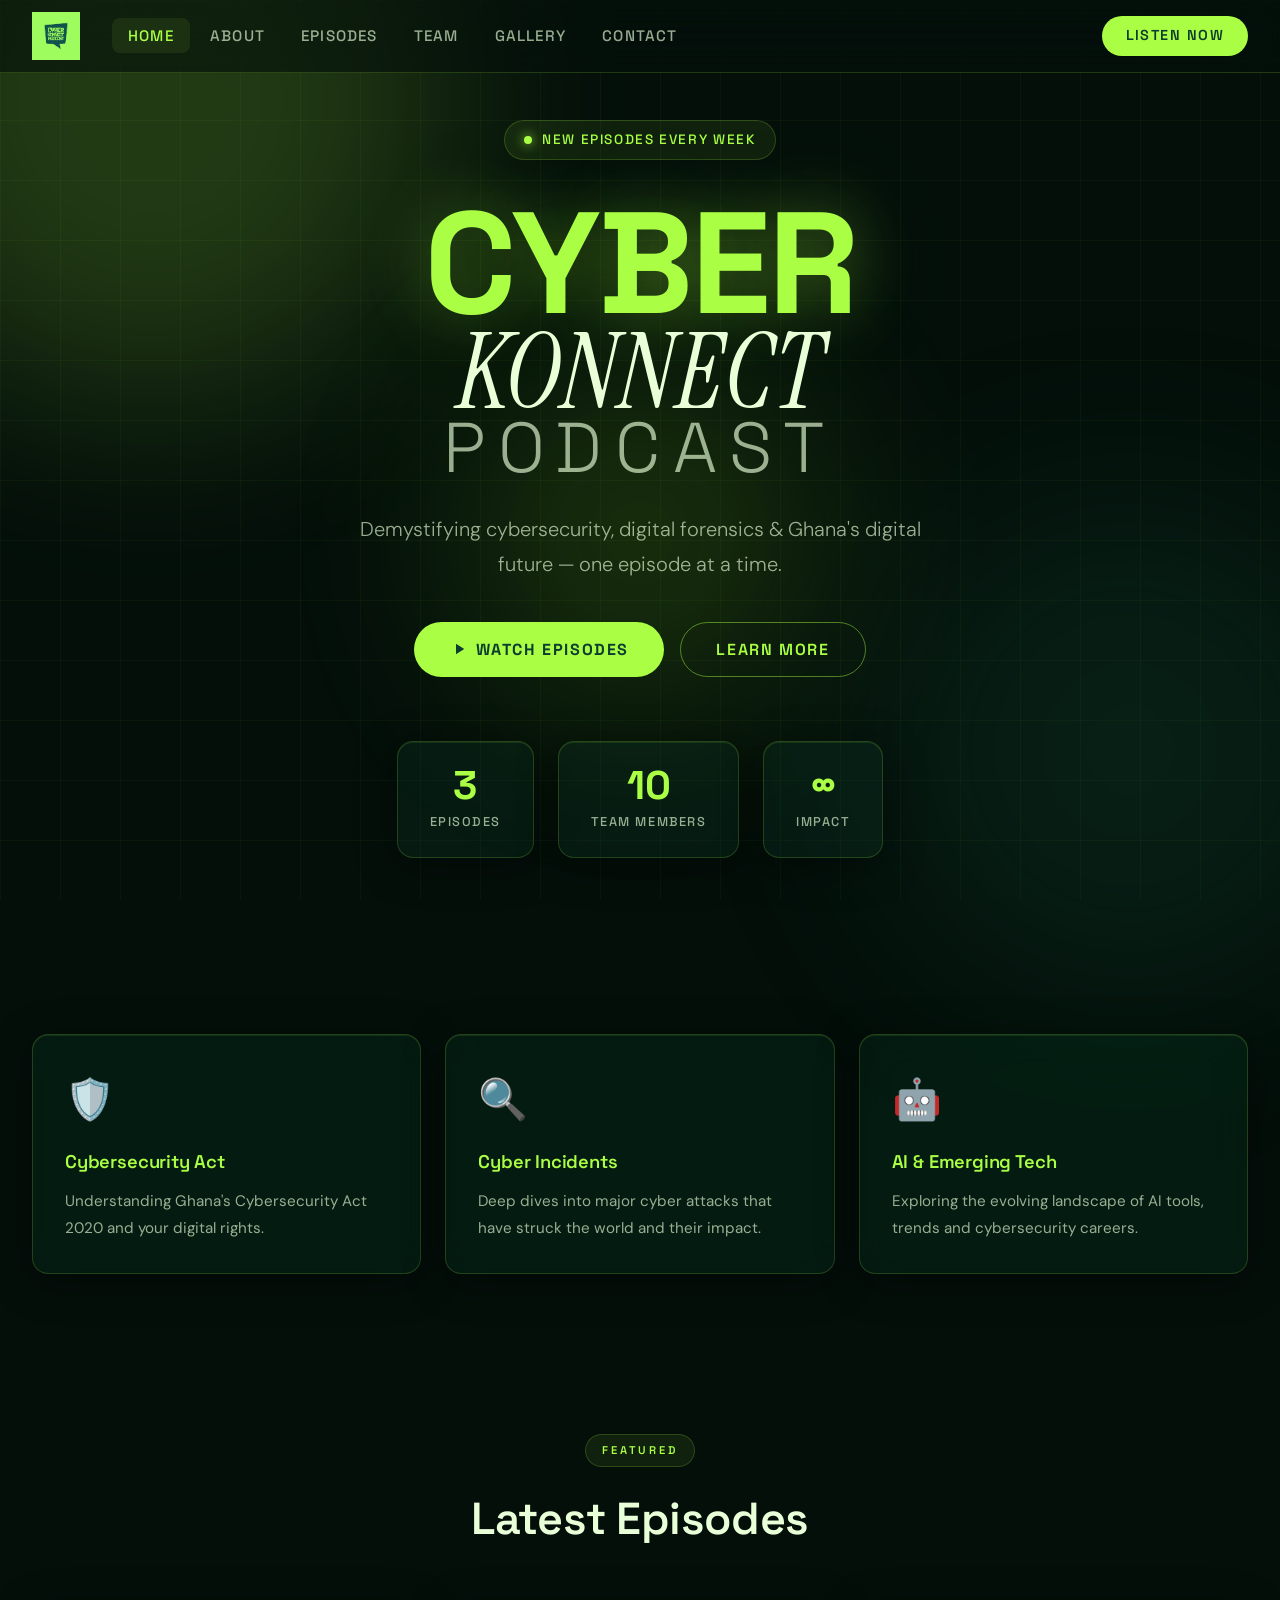
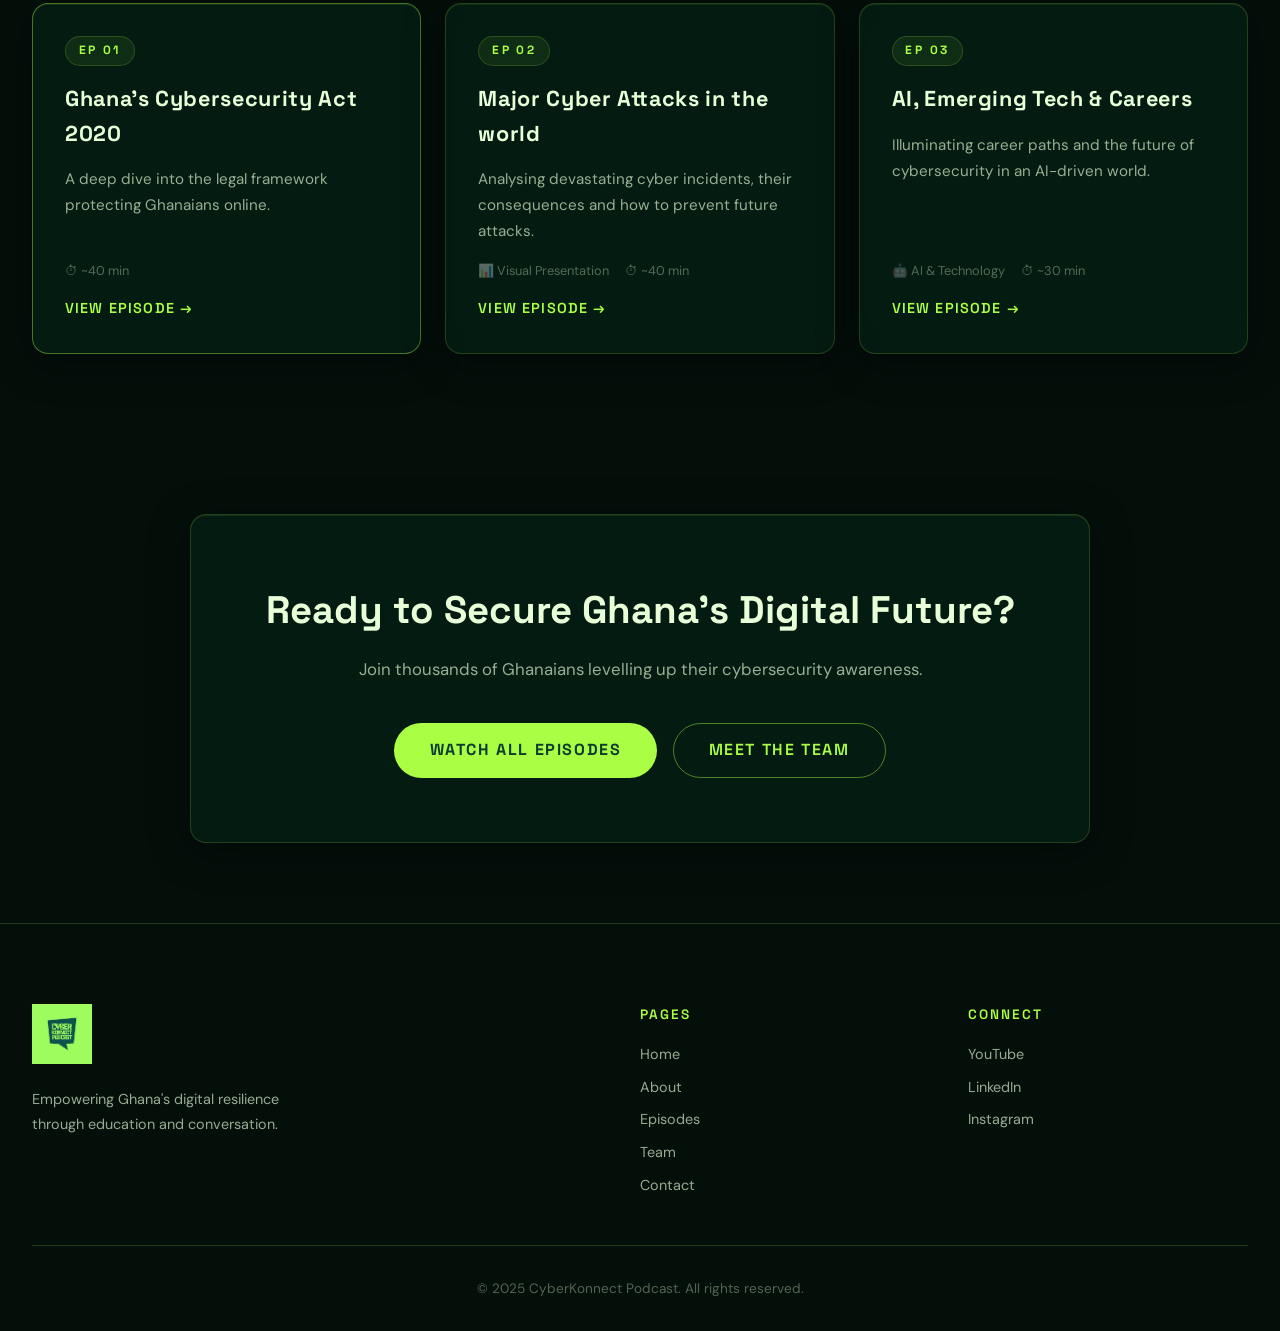
<file: index.html>
<!DOCTYPE html>
<html lang="en">
<head>
  <meta charset="UTF-8" />
  <meta name="viewport" content="width=device-width, initial-scale=1.0"/>
  <title>CyberKonnect Podcast</title>
  <link rel="stylesheet" href="styles.css"/>
  
</head>
<body>
  <!-- Animated Background -->
  <div class="bg-grid"></div>
  <div class="bg-orbs">
    <div class="orb orb-1"></div>
    <div class="orb orb-2"></div>
    <div class="orb orb-3"></div>
  </div>

  <!-- Nav -->
  <nav class="glass-nav">
    <div class="nav-inner">
      <a href="index.html" class="nav-logo">
        <img src="logo.webp" alt="CyberKonnect Logo" class="logo-img"/>
      </a>
      <ul class="nav-links">
        <li><a href="index.html" class="nav-link active">Home</a></li>
        <li><a href="about.html" class="nav-link">About</a></li>
        <li><a href="episodes.html" class="nav-link">Episodes</a></li>
        <li><a href="team.html" class="nav-link">Team</a></li>
        <li><a href="gallery.html" class="nav-link">Gallery</a></li>
        <li><a href="contact.html" class="nav-link">Contact</a></li>
      </ul>
      <a href="episodes.html" class="nav-cta">Listen Now</a>
      <button class="hamburger" id="hamburger">
        <span></span><span></span><span></span>
      </button>
    </div>
  </nav>

  <!-- Mobile Menu -->
  <div class="mobile-menu" id="mobileMenu">
    <a href="index.html" class="mob-link active">Home</a>
    <a href="about.html" class="mob-link">About</a>
    <a href="episodes.html" class="mob-link">Episodes</a>
    <a href="team.html" class="mob-link">Team</a>
    <a href="gallery.html" class="mob-link">Gallery</a>
    <a href="contact.html" class="mob-link">Contact</a>
  </div>

  <!-- Hero -->
  <section class="hero">
    <div class="hero-badge">
      <span class="pulse-dot"></span>
      New Episodes Every Week
    </div>
    <h1 class="hero-title">
      <span class="line-1">CYBER</span>
      <span class="line-2">KONNECT</span>
      <span class="line-3">PODCAST</span>
    </h1>
    <p class="hero-sub">
      Demystifying cybersecurity, digital forensics &amp; Ghana's digital future —
      one episode at a time.
    </p>
    <div class="hero-actions">
      <a href="episodes.html" class="btn-primary">
        <svg width="18" height="18" viewBox="0 0 24 24" fill="currentColor"><path d="M8 5v14l11-7z"/></svg>
        Watch Episodes
      </a>
      <a href="about.html" class="btn-ghost">Learn More</a>
    </div>
    <div class="hero-stats">
      <div class="stat-card glass-card">
        <span class="stat-num">3</span>
        <span class="stat-label">Episodes</span>
      </div>
      <div class="stat-card glass-card">
        <span class="stat-num">10</span>
        <span class="stat-label">Team Members</span>
      </div>
      <div class="stat-card glass-card">
        <span class="stat-num">∞</span>
        <span class="stat-label">Impact</span>
      </div>
    </div>
  </section>

  <!-- Features Strip -->
  <section class="features-strip">
    <div class="container">
      <div class="features-grid">
        <div class="feature-card glass-card">
          <div class="feat-icon">🛡️</div>
          <h3>Cybersecurity Act</h3>
          <p>Understanding Ghana's Cybersecurity Act 2020 and your digital rights.</p>
        </div>
        <div class="feature-card glass-card">
          <div class="feat-icon">🔍</div>
          <h3>Cyber Incidents</h3>
          <p>Deep dives into major cyber attacks that have struck the world and their impact.</p>
        </div>
        <div class="feature-card glass-card">
          <div class="feat-icon">🤖</div>
          <h3>AI & Emerging Tech</h3>
          <p>Exploring the evolving landscape of AI tools, trends and cybersecurity careers.</p>
        </div>
        
      </div>
    </div>
  </section>

  <!-- Latest Episode Preview -->
  <section class="latest-section">
    <div class="container">
      <div class="section-header">
        <span class="section-tag">Featured</span>
        <h2 class="section-title">Latest Episodes</h2>
      </div>
      <div class="episodes-preview">
        <div class="ep-card glass-card featured">
          <div class="ep-num">EP 01</div>
          <h3>Ghana's Cybersecurity Act 2020</h3>
          <p>A deep dive into the legal framework protecting Ghanaians online.</p>
          <div class="ep-meta">
        
            <span>⏱ ~40 min</span>
          </div>
          <a href="episodes.html" class="ep-btn">View Episode →</a>
        </div>
        <div class="ep-card glass-card">
          <div class="ep-num">EP 02</div>
          <h3>Major Cyber Attacks in the world</h3>
          <p>Analysing devastating cyber incidents, their consequences and how to prevent future attacks.</p>
          <div class="ep-meta">
            <span>📊 Visual Presentation</span>
            <span>⏱ ~40 min</span>
          </div>
          <a href="episodes.html" class="ep-btn">View Episode →</a>
        </div>
        <div class="ep-card glass-card">
          <div class="ep-num">EP 03</div>
          <h3>AI, Emerging Tech & Careers</h3>
          <p>Illuminating career paths and the future of cybersecurity in an AI-driven world.</p>
          <div class="ep-meta">
            <span>🤖 AI & Technology</span>
            <span>⏱ ~30 min</span>
          </div>
          <a href="episodes.html" class="ep-btn">View Episode →</a>
        </div>
      </div>
    </div>
  </section>

  <!-- CTA Banner -->
  <section class="cta-banner">
    <div class="cta-glass glass-card">
      <h2>Ready to Secure Ghana's Digital Future?</h2>
      <p>Join thousands of Ghanaians levelling up their cybersecurity awareness.</p>
      <div class="cta-btns">
        <a href="episodes.html" class="btn-primary">Watch All Episodes</a>
        <a href="team.html" class="btn-ghost">Meet The Team</a>
      </div>
    </div>
  </section>

  <!-- Footer -->
  <footer class="footer">
    <div class="container">
      <div class="footer-inner">
        <div class="footer-brand">
          <img src="logo.webp" alt="Logo" class="footer-logo"/>
          <p>Empowering Ghana's digital resilience through education and conversation.</p>
        </div>
        <div class="footer-links">
          <h4>Pages</h4>
          <a href="index.html">Home</a>
          <a href="about.html">About</a>
          <a href="episodes.html">Episodes</a>
          <a href="team.html">Team</a>
          <a href="contact.html">Contact</a>
        </div>
        <div class="footer-socials">
          <h4>Connect</h4>
          <a href="#">YouTube</a>
          <a href="#">LinkedIn</a>
          <a href="#">Instagram</a>
        </div>
      </div>
      <div class="footer-bottom">
        <p>© 2025 CyberKonnect Podcast. All rights reserved.</p>
      </div>
    </div>
  </footer>

  <script src="main.js"></script>
</body>
</html>
</file>
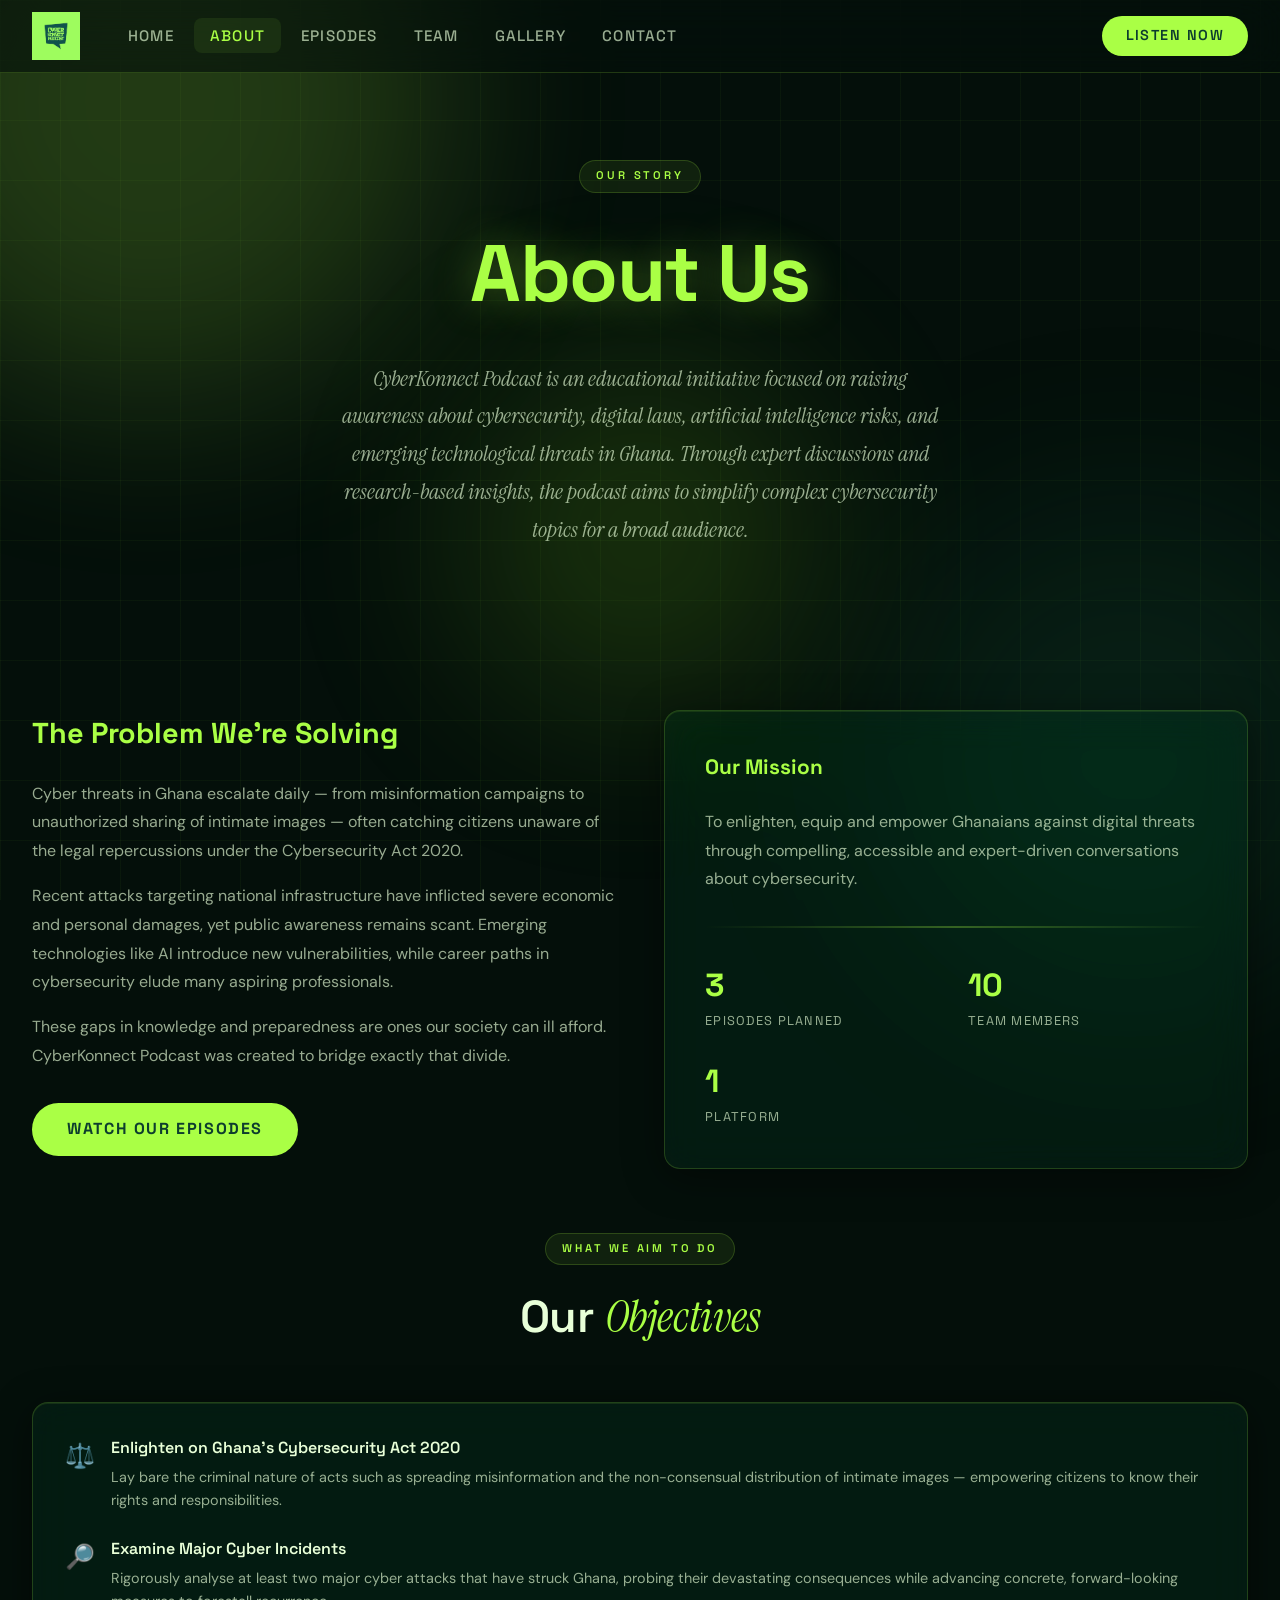
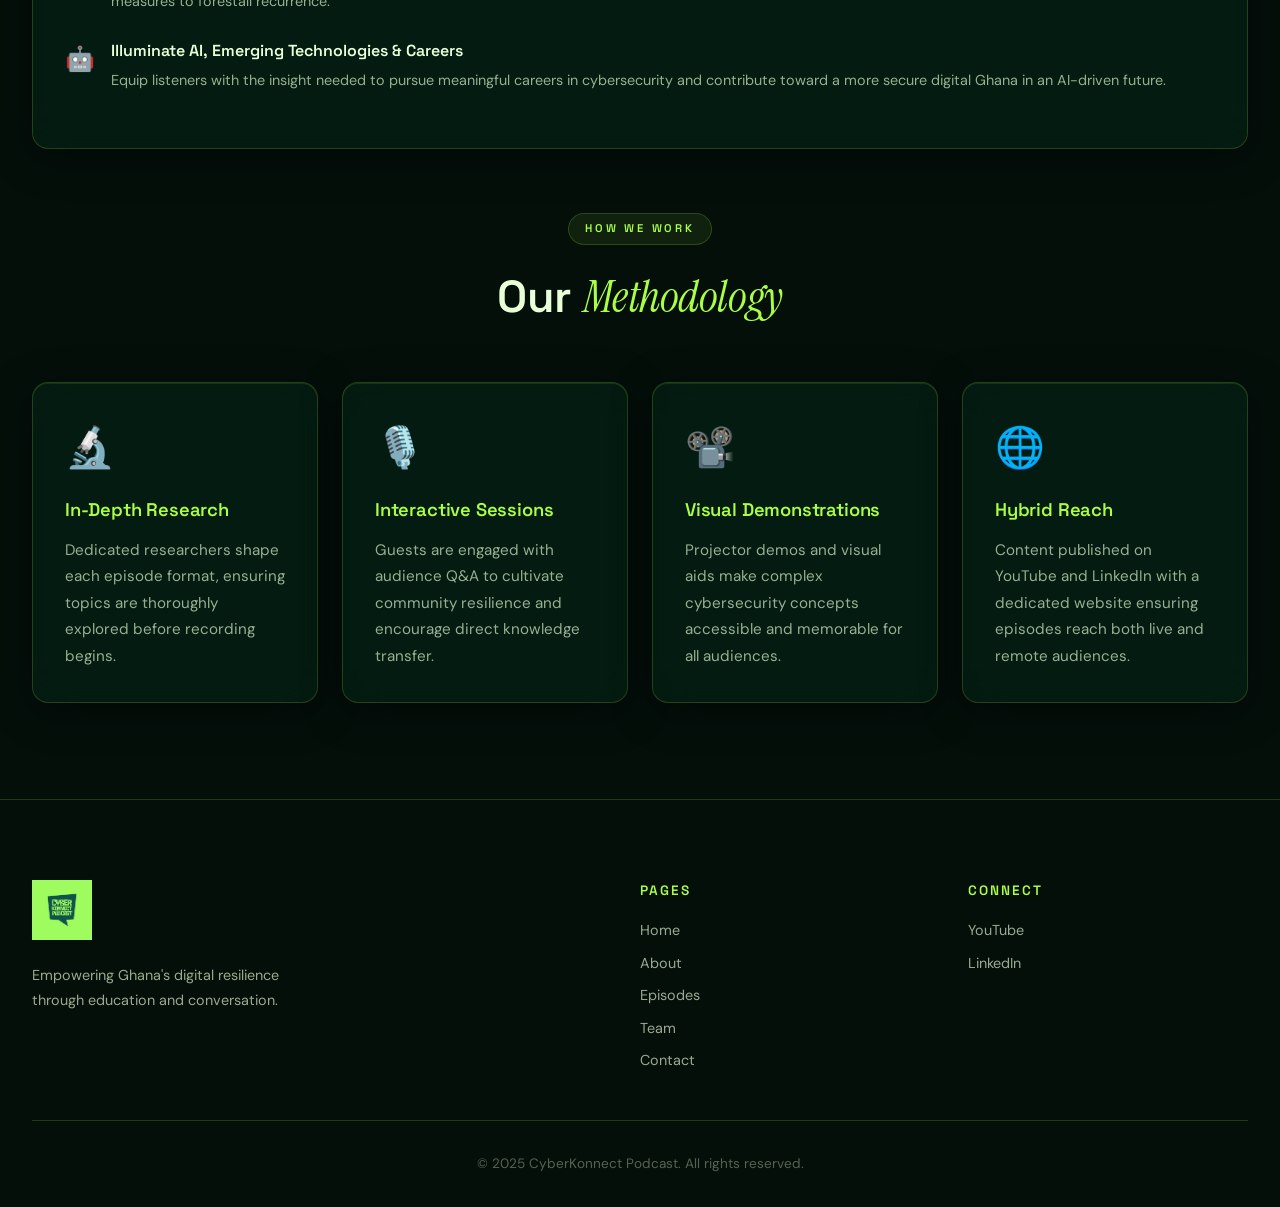
<file: about.html>
<!DOCTYPE html>
<html lang="en">
<head>
  <meta charset="UTF-8" />
  <meta name="viewport" content="width=device-width, initial-scale=1.0"/>
  <title>About — CyberKonnect Podcast</title>
  <link rel="stylesheet" href="styles.css"/>
  
</head>
<body>
  <div class="bg-grid"></div>
  <div class="bg-orbs">
    <div class="orb orb-1"></div>
    <div class="orb orb-2"></div>
    <div class="orb orb-3"></div>
  </div>

  <nav class="glass-nav">
    <div class="nav-inner">
      <a href="index.html" class="nav-logo"><img src="logo.webp" alt="CyberKonnect Logo" class="logo-img"/></a>
      <ul class="nav-links">
        <li><a href="index.html" class="nav-link">Home</a></li>
        <li><a href="about.html" class="nav-link active">About</a></li>
        <li><a href="episodes.html" class="nav-link">Episodes</a></li>
        <li><a href="team.html" class="nav-link">Team</a></li>
        <li><a href="gallery.html" class="nav-link">Gallery</a></li>
        <li><a href="contact.html" class="nav-link">Contact</a></li>
      </ul>
      <a href="episodes.html" class="nav-cta">Listen Now</a>
      <button class="hamburger" id="hamburger"><span></span><span></span><span></span></button>
    </div>
  </nav>
  <div class="mobile-menu" id="mobileMenu">
    <a href="index.html" class="mob-link">Home</a>
    <a href="about.html" class="mob-link active">About</a>
    <a href="episodes.html" class="mob-link">Episodes</a>
    <a href="team.html" class="mob-link">Team</a>
    <a href="gallery.html" class="mob-link">Gallery</a>
    <a href="contact.html" class="mob-link">Contact</a>
  </div>

  <section class="page-hero">
    <span class="section-tag">Our Story</span>
    <h1>About Us</h1>
    <p>CyberKonnect Podcast is an educational initiative focused on raising awareness about cybersecurity, digital laws, artificial intelligence risks, and emerging technological threats in Ghana. Through expert discussions and research-based insights, the podcast aims to simplify complex cybersecurity topics for a broad audience.</p>
  </section>

  <section class="about-section">
    <div class="container">

      <!-- Problem & Mission -->
      <div class="about-grid" style="margin-bottom:4rem;">
        <div class="about-text">
          <h2>The Problem We're Solving</h2>
          <p>Cyber threats in Ghana escalate daily — from misinformation campaigns to unauthorized sharing of intimate images — often catching citizens unaware of the legal repercussions under the Cybersecurity Act 2020.</p>
          <p>Recent attacks targeting national infrastructure have inflicted severe economic and personal damages, yet public awareness remains scant. Emerging technologies like AI introduce new vulnerabilities, while career paths in cybersecurity elude many aspiring professionals.</p>
          <p>These gaps in knowledge and preparedness are ones our society can ill afford. CyberKonnect Podcast was created to bridge exactly that divide.</p>
          <div style="margin-top:2rem;">
            <a href="episodes.html" class="btn-primary">Watch Our Episodes</a>
          </div>
        </div>
        <div class="glass-card" style="padding:2.5rem;">
          <h3 style="font-family:var(--font-heading);font-size:1.3rem;font-weight:700;color:var(--lime);margin-bottom:1.5rem;">Our Mission</h3>
          <p style="color:var(--text-secondary);line-height:1.8;margin-bottom:1.5rem;">To enlighten, equip and empower Ghanaians against digital threats through compelling, accessible and expert-driven conversations about cybersecurity.</p>
          <div class="cyber-divider"></div>
          <div style="display:grid;grid-template-columns:1fr 1fr;gap:1.5rem;margin-top:1.5rem;">
            <div>
              <div style="font-family:var(--font-display);font-size:2rem;font-weight:900;color:var(--lime);">3</div>
              <div style="font-family:var(--font-heading);font-size:0.8rem;text-transform:uppercase;letter-spacing:0.1em;color:var(--text-secondary);">Episodes Planned</div>
            </div>
            <div>
              <div style="font-family:var(--font-display);font-size:2rem;font-weight:900;color:var(--lime);">10</div>
              <div style="font-family:var(--font-heading);font-size:0.8rem;text-transform:uppercase;letter-spacing:0.1em;color:var(--text-secondary);">Team Members</div>
            </div>
            <div>
              <div style="font-family:var(--font-display);font-size:2rem;font-weight:900;color:var(--lime);">1</div>
              <div style="font-family:var(--font-heading);font-size:0.8rem;text-transform:uppercase;letter-spacing:0.1em;color:var(--text-secondary);">Platform</div>
            </div>
            <div>
              <div style="font-family:var(--font-display);font-size:2rem;font-weight:900;color:var(--lime);"></div>
              <div style="font-family:var(--font-heading);font-size:0.8rem;text-transform:uppercase;letter-spacing:0.1em;color:var(--text-secondary);"></div>
            </div>
          </div>
        </div>
      </div>

      <!-- Objectives -->
      <div class="section-header">
        <span class="section-tag">What We Aim To Do</span>
        <h2 class="section-title">Our <span>Objectives</span></h2>
      </div>
      <div class="objectives-card glass-card" style="margin-bottom:4rem;">
        <div class="objective-item">
          <div class="obj-icon">⚖️</div>
          <div class="obj-text">
            <h4>Enlighten on Ghana's Cybersecurity Act 2020</h4>
            <p>Lay bare the criminal nature of acts such as spreading misinformation and the non-consensual distribution of intimate images — empowering citizens to know their rights and responsibilities.</p>
          </div>
        </div>
        <div class="objective-item">
          <div class="obj-icon">🔎</div>
          <div class="obj-text">
            <h4>Examine Major Cyber Incidents</h4>
            <p>Rigorously analyse at least two major cyber attacks that have struck Ghana, probing their devastating consequences while advancing concrete, forward-looking measures to forestall recurrence.</p>
          </div>
        </div>
        <div class="objective-item">
          <div class="obj-icon">🤖</div>
          <div class="obj-text">
            <h4>Illuminate AI, Emerging Technologies & Careers</h4>
            <p>Equip listeners with the insight needed to pursue meaningful careers in cybersecurity and contribute toward a more secure digital Ghana in an AI-driven future.</p>
          </div>
        </div>
      </div>

      <!-- Methodology -->
      <div class="section-header">
        <span class="section-tag">How We Work</span>
        <h2 class="section-title">Our <span>Methodology</span></h2>
      </div>
      <div class="features-grid">
        <div class="feature-card glass-card">
          <div class="feat-icon">🔬</div>
          <h3>In-Depth Research</h3>
          <p>Dedicated researchers shape each episode format, ensuring topics are thoroughly explored before recording begins.</p>
        </div>
        <div class="feature-card glass-card">
          <div class="feat-icon">🎙️</div>
          <h3>Interactive Sessions</h3>
          <p>Guests are engaged with audience Q&A to cultivate community resilience and encourage direct knowledge transfer.</p>
        </div>
        <div class="feature-card glass-card">
          <div class="feat-icon">📽️</div>
          <h3>Visual Demonstrations</h3>
          <p>Projector demos and visual aids make complex cybersecurity concepts accessible and memorable for all audiences.</p>
        </div>
        <div class="feature-card glass-card">
          <div class="feat-icon">🌐</div>
          <h3>Hybrid Reach</h3>
          <p>Content published on YouTube and LinkedIn with a dedicated website ensuring episodes reach both live and remote audiences.</p>
        </div>
      </div>
    </div>
  </section>

  <footer class="footer">
    <div class="container">
      <div class="footer-inner">
        <div class="footer-brand">
          <img src="logo.webp" alt="Logo" class="footer-logo"/>
          <p>Empowering Ghana's digital resilience through education and conversation.</p>
        </div>
        <div class="footer-links">
          <h4>Pages</h4>
          <a href="index.html">Home</a>
          <a href="about.html">About</a>
          <a href="episodes.html">Episodes</a>
          <a href="team.html">Team</a>
          <a href="contact.html">Contact</a>
        </div>
        <div class="footer-socials">
          <h4>Connect</h4>
          <a href="www.youtube.com/@CyberKonnectPodcast">YouTube</a>
          <a href="#">LinkedIn</a>
        </div>
      </div>
      <div class="footer-bottom">
        <p>© 2025 CyberKonnect Podcast. All rights reserved.</p>
      </div>
    </div>
  </footer>

  <script src="main.js"></script>
</body>
</html>
</file>
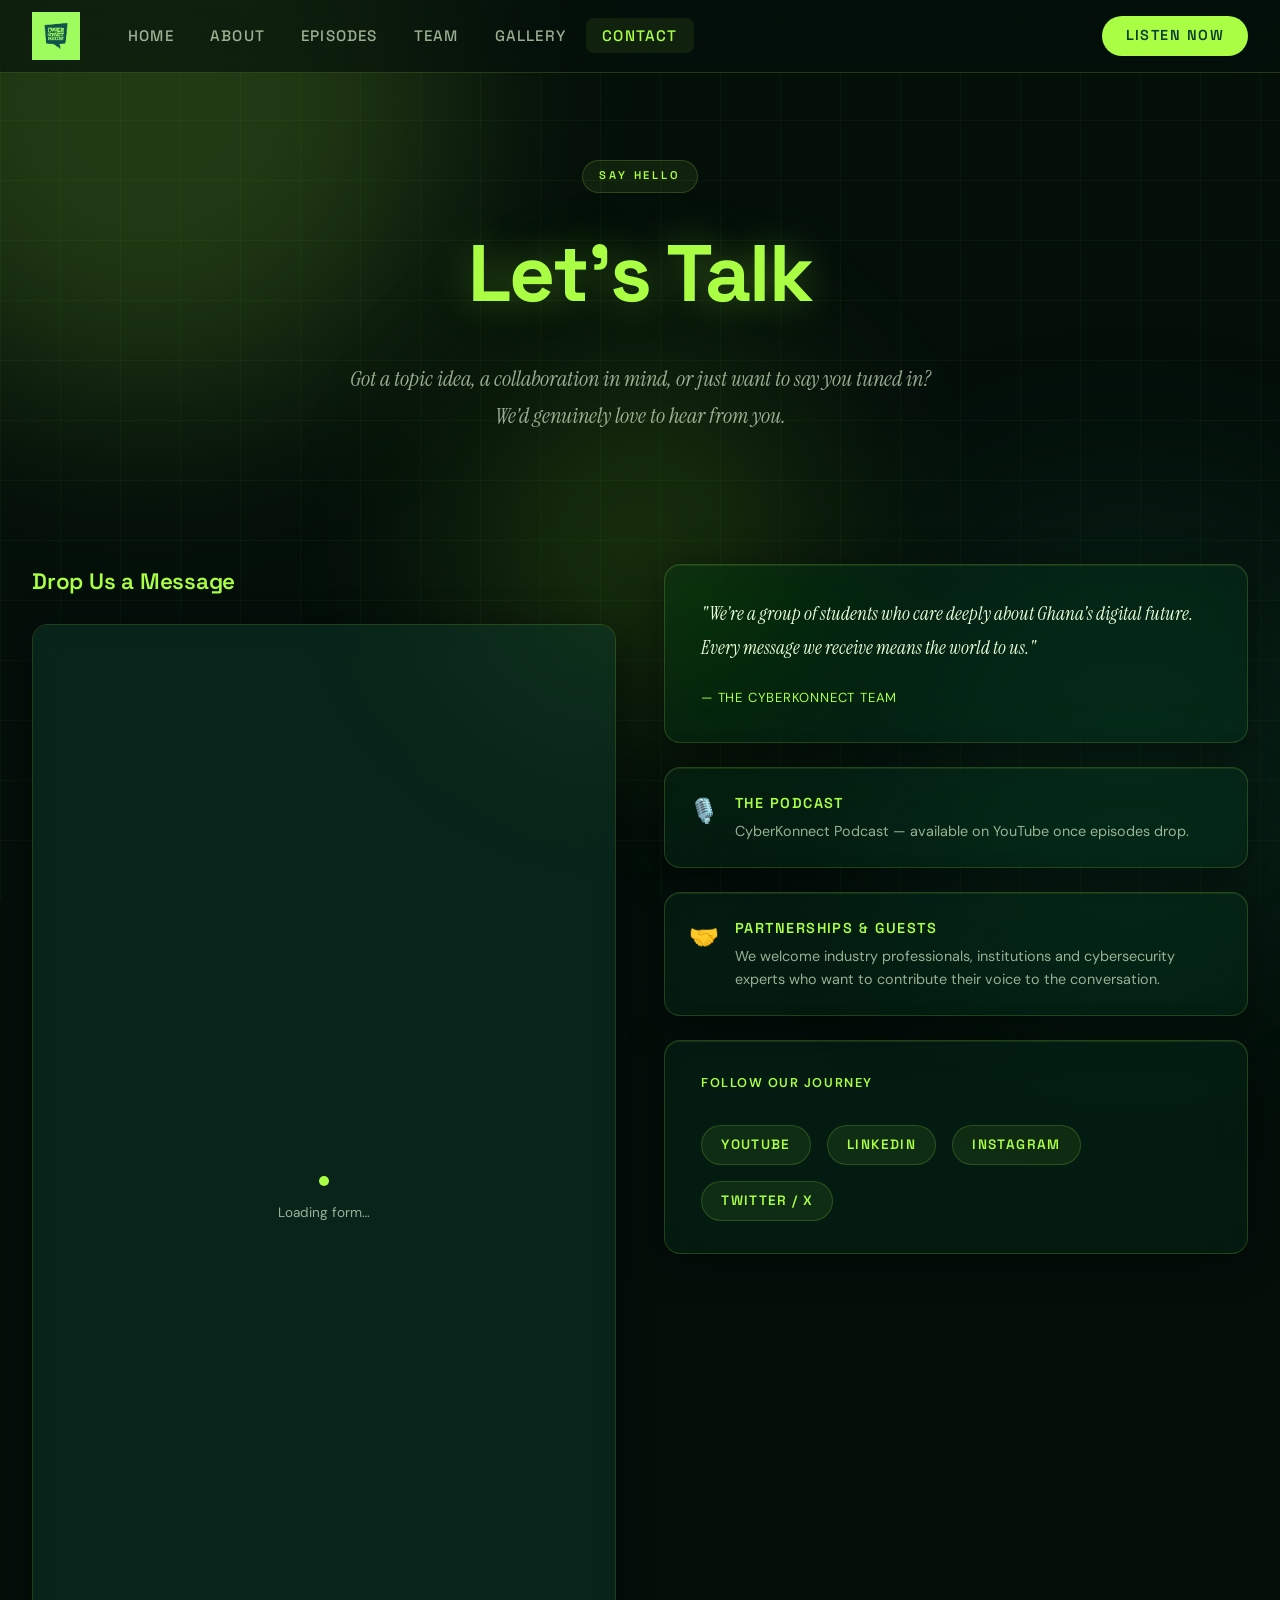
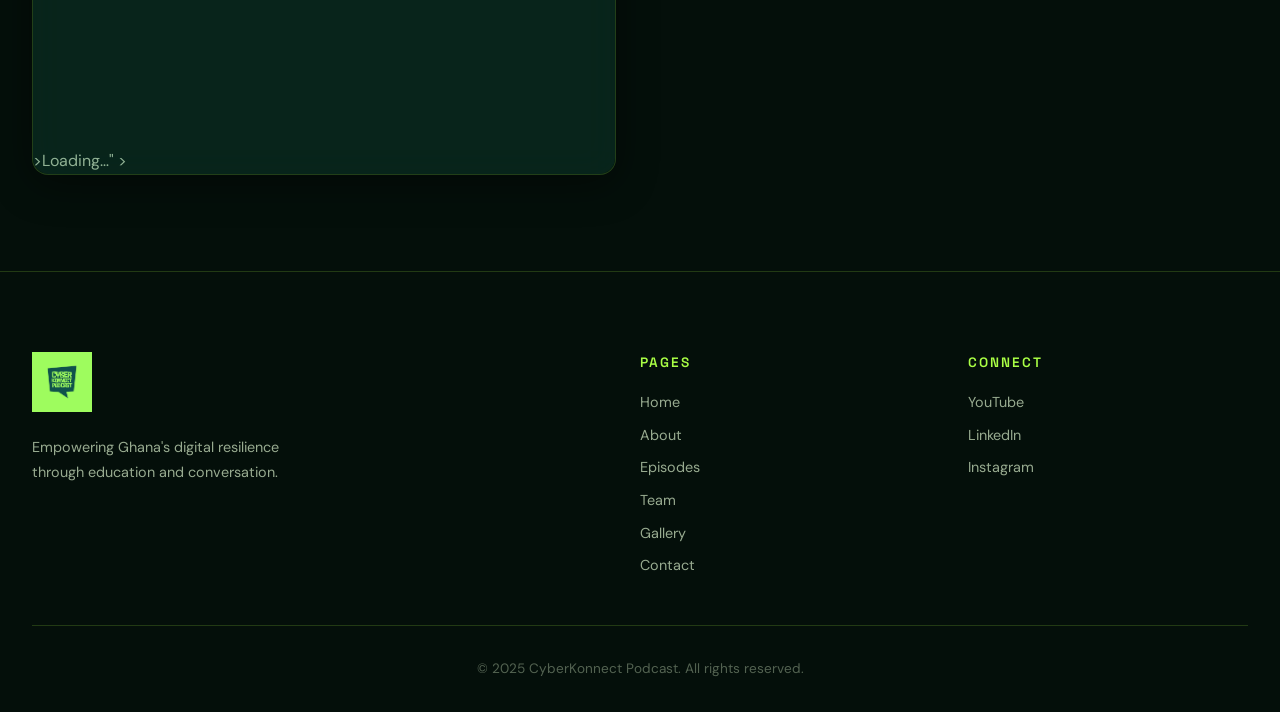
<file: contact.html>
<!DOCTYPE html>
<html lang="en">
<head>
  <meta charset="UTF-8" />
  <meta name="viewport" content="width=device-width, initial-scale=1.0"/>
  <title>Contact — CyberKonnect Podcast</title>
  <link rel="stylesheet" href="styles.css"/>
  <style>
    /* ── Google Form embed ── */
    .gform-wrap {
      position: relative; border-radius: var(--radius); overflow: hidden;
      border: 1px solid var(--glass-border);
      background: rgba(13,61,46,0.15);
      backdrop-filter: blur(16px);
      box-shadow: var(--glass-shadow);
    }
    .gform-wrap iframe {
      width: 100%; border: none; display: block;
      min-height: 700px; border-radius: var(--radius);
      /* Tint the white Google Form to match dark theme */
      filter: invert(0.92) hue-rotate(140deg) brightness(0.95) saturate(1.1);
      transition: filter 0.3s ease;
    }
    .gform-wrap:hover iframe { filter: invert(0.94) hue-rotate(140deg) brightness(0.97) saturate(1.2); }

    /* Loading state */
    .gform-loading {
      position: absolute; inset: 0; display: flex; flex-direction: column;
      align-items: center; justify-content: center; gap: 1rem;
      background: rgba(13,61,46,0.4); border-radius: var(--radius);
      pointer-events: none; transition: opacity 0.4s ease;
    }
    .gform-loading.hidden { opacity: 0; }
    .gform-loading-dot {
      width: 10px; height: 10px; border-radius: 50%; background: var(--lime);
      animation: gfLoad 1.2s ease-in-out infinite;
    }
    .gform-loading p {
      font-family: var(--font-body); font-size: 0.85rem; color: var(--text-secondary);
    }
    @keyframes gfLoad { 0%,100%{transform:scale(1);opacity:1} 50%{transform:scale(1.6);opacity:0.4} }

    /* Placeholder notice when no form URL yet */
    .gform-placeholder {
      min-height: 400px; display: flex; flex-direction: column;
      align-items: center; justify-content: center; gap: 1.5rem;
      padding: 3rem 2rem; text-align: center;
    }
    .gform-placeholder .icon { font-size: 3rem; opacity: 0.5; }
    .gform-placeholder h3 {
      font-family: var(--font-display); font-size: 1.2rem; font-weight: 600;
      color: var(--lime);
    }
    .gform-placeholder p {
      font-family: var(--font-body); font-size: 0.9rem;
      color: var(--text-secondary); max-width: 380px; line-height: 1.7;
    }
    .gform-placeholder code {
      font-size: 0.78rem; color: var(--lime);
      background: rgba(170,255,69,0.08); padding: 0.15em 0.5em; border-radius: 4px;
    }
    .gform-steps {
      text-align: left; max-width: 380px; width: 100%;
    }
    .gform-step {
      display: flex; gap: 1rem; align-items: flex-start; margin-bottom: 1rem;
    }
    .gform-step-num {
      flex-shrink: 0; width: 28px; height: 28px; border-radius: 50%;
      background: var(--lime-subtle); border: 1px solid var(--glass-border);
      display: flex; align-items: center; justify-content: center;
      font-family: var(--font-display); font-size: 0.75rem; font-weight: 700;
      color: var(--lime);
    }
    .gform-step-text {
      font-family: var(--font-body); font-size: 0.85rem; color: var(--text-secondary);
      line-height: 1.6; padding-top: 3px;
    }
  </style>
</head>
<body>
  <div class="bg-grid"></div>
  <div class="bg-orbs">
    <div class="orb orb-1"></div>
    <div class="orb orb-2"></div>
    <div class="orb orb-3"></div>
  </div>

  <nav class="glass-nav">
    <div class="nav-inner">
      <a href="index.html" class="nav-logo"><img src="logo.webp" alt="CyberKonnect Logo" class="logo-img"/></a>
      <ul class="nav-links">
        <li><a href="index.html" class="nav-link">Home</a></li>
        <li><a href="about.html" class="nav-link">About</a></li>
        <li><a href="episodes.html" class="nav-link">Episodes</a></li>
        <li><a href="team.html" class="nav-link">Team</a></li>
        <li><a href="gallery.html" class="nav-link">Gallery</a></li>
        <li><a href="contact.html" class="nav-link active">Contact</a></li>
      </ul>
      <a href="episodes.html" class="nav-cta">Listen Now</a>
      <button class="hamburger" id="hamburger"><span></span><span></span><span></span></button>
    </div>
  </nav>
  <div class="mobile-menu" id="mobileMenu">
    <a href="index.html" class="mob-link">Home</a>
    <a href="about.html" class="mob-link">About</a>
    <a href="episodes.html" class="mob-link">Episodes</a>
    <a href="team.html" class="mob-link">Team</a>
    <a href="gallery.html" class="mob-link">Gallery</a>
    <a href="contact.html" class="mob-link active">Contact</a>
  </div>

  <section class="page-hero">
    <span class="section-tag">Say Hello</span>
    <h1>Let's Talk</h1>
    <p>Got a topic idea, a collaboration in mind, or just want to say you tuned in? We'd genuinely love to hear from you.</p>
  </section>

  <section class="contact-section">
    <div class="container">
      <div class="contact-grid">

        <!-- ── LEFT: Google Form embed ── -->
        <div>
          <h2 style="font-family:var(--font-display);font-size:1.4rem;font-weight:600;color:var(--lime);margin-bottom:1.5rem;letter-spacing:-0.01em;">Drop Us a Message</h2>

          <div class="gform-wrap" id="gformWrap">


              <div class="gform-loading" id="gformLoading">
                <div class="gform-loading-dot"></div>
                <p>Loading form…</p>
              </div>
              <iframe
                src="https://docs.google.com/forms/d/e/1FAIpQLSdNIbBV13he3nqEpEsQ95d5X98FgJgm2WwfVfNMjLl7VSnYEw/viewform?embedded=true" width="640" height="1123" frameborder="0" marginheight="0" marginwidth="0">Loading…</iframe>>Loading…</iframe>"
            
              ></iframe>
            

            

          </div><!-- /gform-wrap -->
        </div>

        <!-- ── RIGHT: Info + Social ── -->
        <div class="contact-info">

          <div class="glass-card" style="padding:2rem 2.25rem;">
            <p style="font-family:var(--font-serif);font-style:italic;font-size:1.2rem;color:var(--text-primary);line-height:1.75;margin-bottom:1.25rem;">
              "We're a group of students who care deeply about Ghana's digital future. Every message we receive means the world to us."
            </p>
            <span style="font-family:var(--font-body);font-size:0.82rem;color:var(--lime);letter-spacing:0.06em;text-transform:uppercase;">— The CyberKonnect Team</span>
          </div>

          <div class="info-card glass-card">
            <div class="info-icon">🎙️</div>
            <div class="info-text">
              <h4>The Podcast</h4>
              <p>CyberKonnect Podcast — available on YouTube  once episodes drop.</p>
            </div>
          </div>

          <div class="info-card glass-card">
            <div class="info-icon">🤝</div>
            <div class="info-text">
              <h4>Partnerships & Guests</h4>
              <p>We welcome industry professionals, institutions and cybersecurity experts who want to contribute their voice to the conversation.</p>
            </div>
          </div>

          <div class="glass-card" style="padding:2rem 2.25rem;">
            <h4 style="font-family:var(--font-body);font-size:0.8rem;font-weight:600;letter-spacing:0.12em;text-transform:uppercase;color:var(--lime);margin-bottom:1.1rem;">Follow Our Journey</h4>
            <div class="social-links">
              <a href="#" class="social-link">YouTube</a>
              <a href="#" class="social-link">LinkedIn</a>
              <a href="#" class="social-link">Instagram</a>
              <a href="#" class="social-link">Twitter / X</a>
            </div>
          </div>

        </div>
      </div><!-- /contact-grid -->
    </div>
  </section>

  <footer class="footer">
    <div class="container">
      <div class="footer-inner">
        <div class="footer-brand">
          <img src="logo.webp" alt="Logo" class="footer-logo"/>
          <p>Empowering Ghana's digital resilience through education and conversation.</p>
        </div>
        <div class="footer-links">
          <h4>Pages</h4>
          <a href="index.html">Home</a>
          <a href="about.html">About</a>
          <a href="episodes.html">Episodes</a>
          <a href="team.html">Team</a>
          <a href="gallery.html">Gallery</a>
          <a href="contact.html">Contact</a>
        </div>
        <div class="footer-socials">
          <h4>Connect</h4>
          <a href="#">YouTube</a>
          <a href="#">LinkedIn</a>
          <a href="#">Instagram</a>
        </div>
      </div>
      <div class="footer-bottom">
        <p>© 2025 CyberKonnect Podcast. All rights reserved.</p>
      </div>
    </div>
  </footer>

  <script src="main.js"></script>
</body>
</html>
</file>
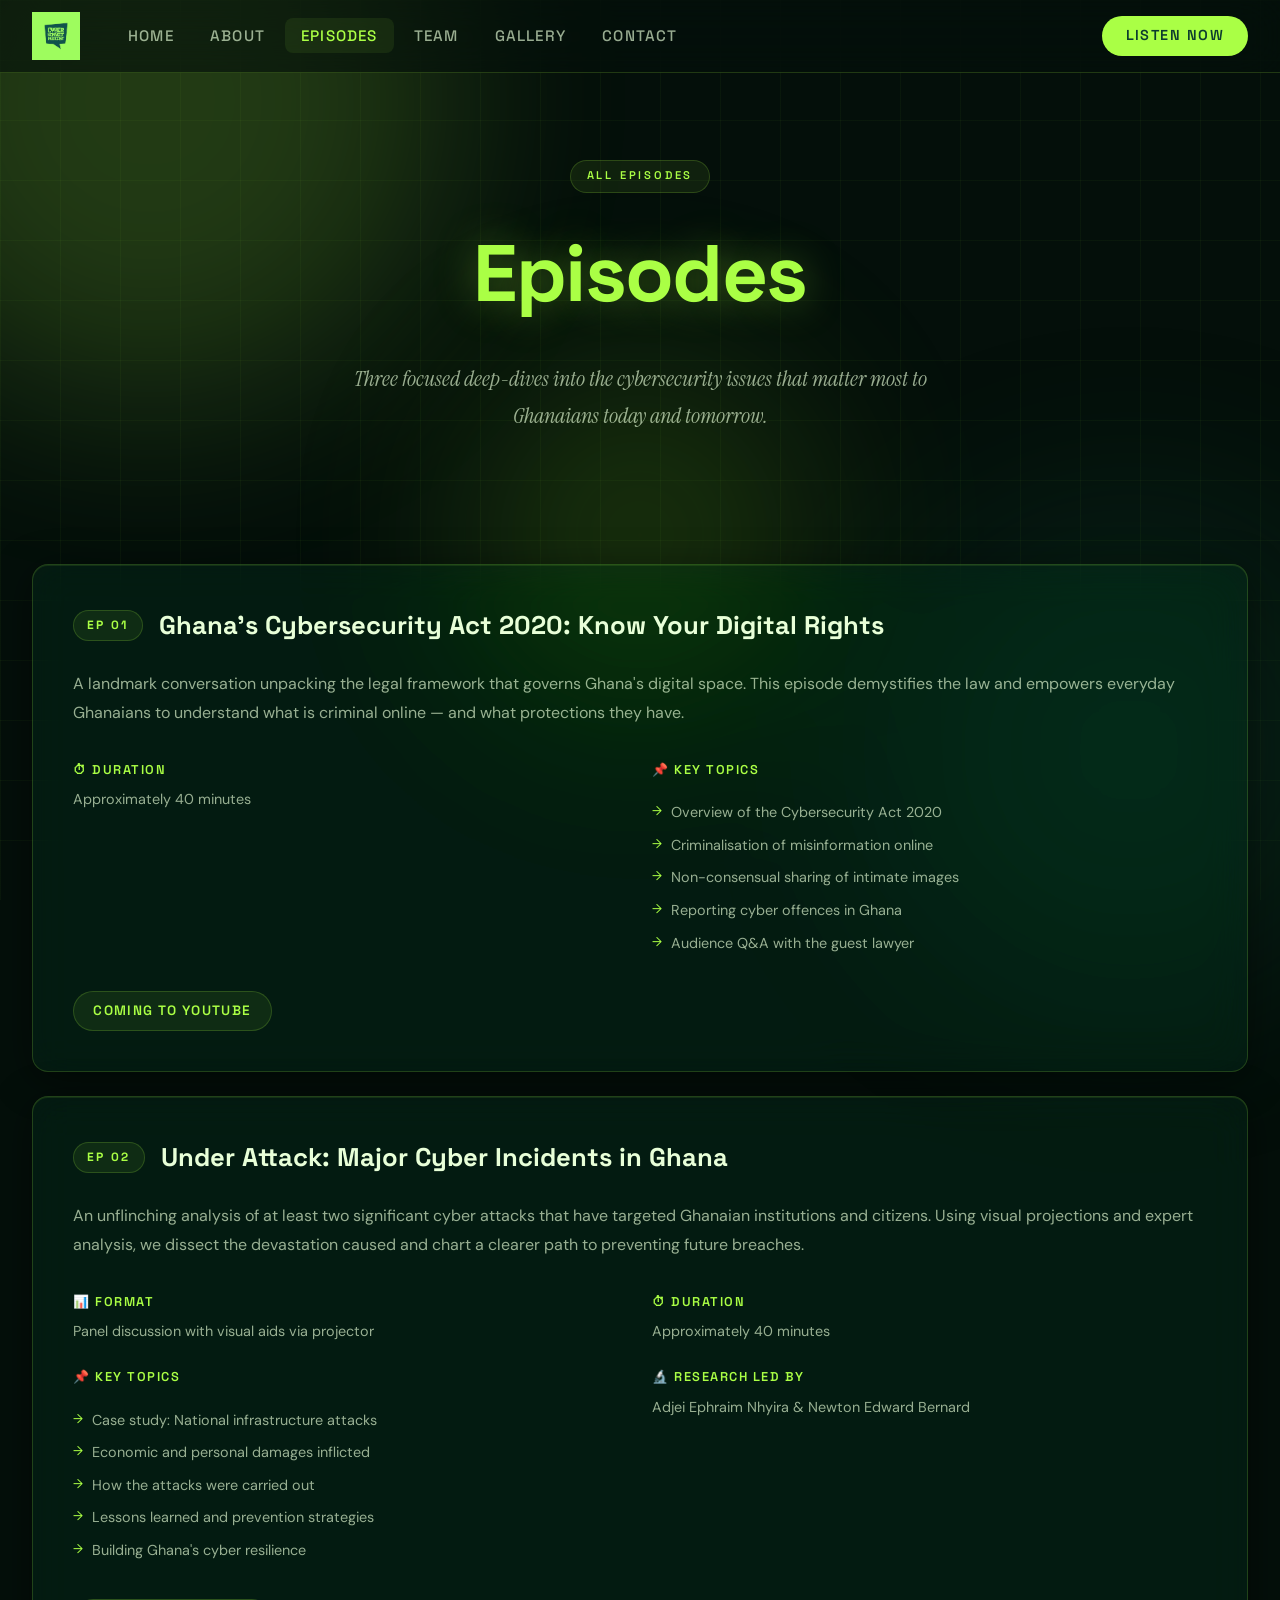
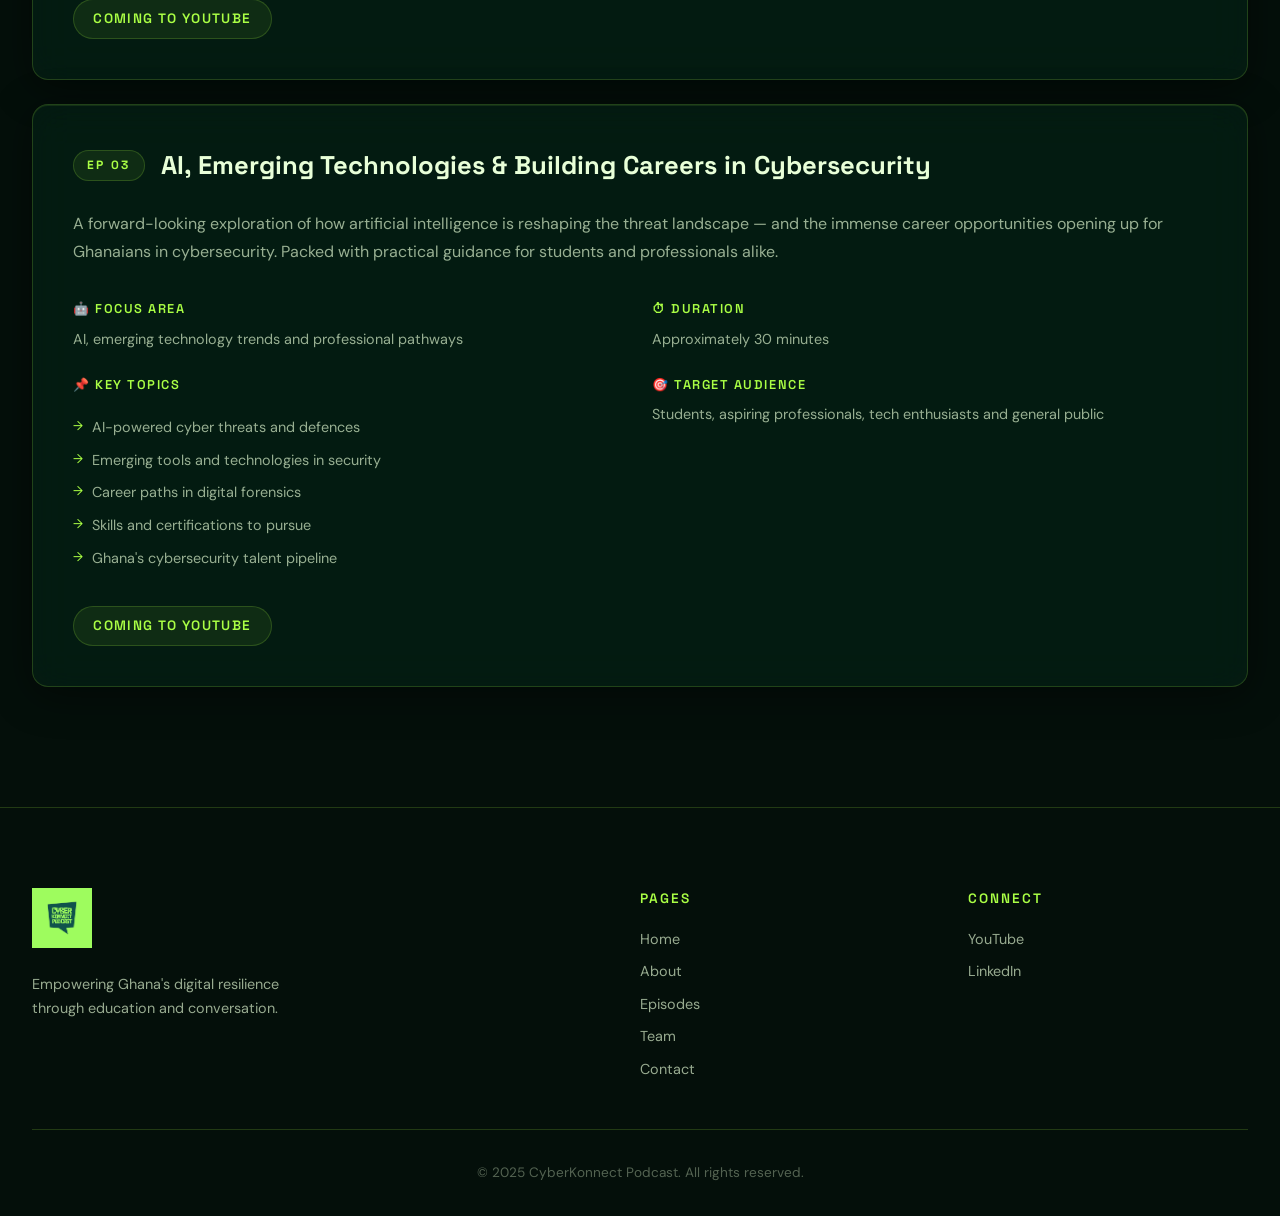
<file: episodes.html>
<!DOCTYPE html>
<html lang="en">
<head>
  <meta charset="UTF-8" />
  <meta name="viewport" content="width=device-width, initial-scale=1.0"/>
  <title>Episodes — CyberKonnect Podcast</title>
  <link rel="stylesheet" href="styles.css"/>
  
</head>
<body>
  <div class="bg-grid"></div>
  <div class="bg-orbs">
    <div class="orb orb-1"></div>
    <div class="orb orb-2"></div>
    <div class="orb orb-3"></div>
  </div>

  <nav class="glass-nav">
    <div class="nav-inner">
      <a href="index.html" class="nav-logo"><img src="logo.webp" alt="CyberKonnect Logo" class="logo-img"/></a>
      <ul class="nav-links">
        <li><a href="index.html" class="nav-link">Home</a></li>
        <li><a href="about.html" class="nav-link">About</a></li>
        <li><a href="episodes.html" class="nav-link active">Episodes</a></li>
        <li><a href="team.html" class="nav-link">Team</a></li>
        <li><a href="gallery.html" class="nav-link">Gallery</a></li>
        <li><a href="contact.html" class="nav-link">Contact</a></li>
      </ul>
      <a href="episodes.html" class="nav-cta">Listen Now</a>
      <button class="hamburger" id="hamburger"><span></span><span></span><span></span></button>
    </div>
  </nav>
  <div class="mobile-menu" id="mobileMenu">
    <a href="index.html" class="mob-link">Home</a>
    <a href="about.html" class="mob-link">About</a>
    <a href="episodes.html" class="mob-link active">Episodes</a>
    <a href="team.html" class="mob-link">Team</a>
    <a href="gallery.html" class="mob-link">Gallery</a>
    <a href="contact.html" class="mob-link">Contact</a>
  </div>

  <section class="page-hero">
    <span class="section-tag">All Episodes</span>
    <h1>Episodes</h1>
    <p>Three focused deep-dives into the cybersecurity issues that matter most to Ghanaians today and tomorrow.</p>
  </section>

  <section class="episodes-section">
    <div class="container">

      <!-- Episode 1 -->
      <div class="ep-full-card glass-card">
        <div class="ep-header">
          <div class="ep-num">EP 01</div>
          <h2>Ghana's Cybersecurity Act 2020: Know Your Digital Rights</h2>
        </div>
        <p style="color:var(--text-secondary);line-height:1.8;margin-bottom:2rem;">
          A landmark conversation unpacking the legal framework that governs Ghana's digital space. This episode demystifies the law 
          and empowers everyday Ghanaians to understand what is criminal online — and what protections they have.
        </p>
        <div class="ep-details">
          
          <div class="ep-detail-item">
            <h4>⏱ Duration</h4>
            <p>Approximately 40 minutes</p>
          </div>
          <div class="ep-detail-item">
            <h4>📌 Key Topics</h4>
            <ul class="ep-topics">
              <li>Overview of the Cybersecurity Act 2020</li>
              <li>Criminalisation of misinformation online</li>
              <li>Non-consensual sharing of intimate images</li>
              <li>Reporting cyber offences in Ghana</li>
              <li>Audience Q&A with the guest lawyer</li>
            </ul>
          </div>
          
        </div>
        <div style="margin-top:2rem;display:flex;gap:1rem;flex-wrap:wrap;">
          <a class="social-link" href="https://youtu.be/h_gSZZPp0ls?si=2RAS_AsDu7ajy33g">Coming to YouTube</a>
          
        </div>
      </div>

      <!-- Episode 2 -->
      <div class="ep-full-card glass-card">
        <div class="ep-header">
          <div class="ep-num">EP 02</div>
          <h2>Under Attack: Major Cyber Incidents in Ghana</h2>
        </div>
        <p style="color:var(--text-secondary);line-height:1.8;margin-bottom:2rem;">
          An unflinching analysis of at least two significant cyber attacks that have targeted Ghanaian 
          institutions and citizens. Using visual projections and expert analysis, we dissect the devastation 
          caused and chart a clearer path to preventing future breaches.
        </p>
        <div class="ep-details">
          <div class="ep-detail-item">
            <h4>📊 Format</h4>
            <p>Panel discussion with visual aids via projector</p>
          </div>
          <div class="ep-detail-item">
            <h4>⏱ Duration</h4>
            <p>Approximately 40 minutes</p>
          </div>
          <div class="ep-detail-item">
            <h4>📌 Key Topics</h4>
            <ul class="ep-topics">
              <li>Case study: National infrastructure attacks</li>
              <li>Economic and personal damages inflicted</li>
              <li>How the attacks were carried out</li>
              <li>Lessons learned and prevention strategies</li>
              <li>Building Ghana's cyber resilience</li>
            </ul>
          </div>
          <div class="ep-detail-item">
            <h4>🔬 Research Led By</h4>
            <p>Adjei Ephraim Nhyira & Newton Edward Bernard</p>
          </div>
        </div>
        <div style="margin-top:2rem;display:flex;gap:1rem;flex-wrap:wrap;">
          <a href="https://youtu.be/g4ENfM5G3-0?si=Q87XxsS67dfXowcG" class="social-link">Coming to YouTube</a>
          
        </div>
      </div>

      <!-- Episode 3 -->
      <div class="ep-full-card glass-card">
        <div class="ep-header">
          <div class="ep-num">EP 03</div>
          <h2>AI, Emerging Technologies & Building Careers in Cybersecurity</h2>
        </div>
        <p style="color:var(--text-secondary);line-height:1.8;margin-bottom:2rem;">
          A forward-looking exploration of how artificial intelligence is reshaping the threat landscape 
          — and the immense career opportunities opening up for Ghanaians in cybersecurity. 
          Packed with practical guidance for students and professionals alike.
        </p>
        <div class="ep-details">
          <div class="ep-detail-item">
            <h4>🤖 Focus Area</h4>
            <p>AI, emerging technology trends and professional pathways</p>
          </div>
          <div class="ep-detail-item">
            <h4>⏱ Duration</h4>
            <p>Approximately 30 minutes</p>
          </div>
          <div class="ep-detail-item">
            <h4>📌 Key Topics</h4>
            <ul class="ep-topics">
              <li>AI-powered cyber threats and defences</li>
              <li>Emerging tools and technologies in security</li>
              <li>Career paths in digital forensics</li>
              <li>Skills and certifications to pursue</li>
              <li>Ghana's cybersecurity talent pipeline</li>
            </ul>
          </div>
          <div class="ep-detail-item">
            <h4>🎯 Target Audience</h4>
            <p>Students, aspiring professionals, tech enthusiasts and general public</p>
          </div>
        </div>
        <div style="margin-top:2rem;display:flex;gap:1rem;flex-wrap:wrap;">
          <a  href="https://youtu.be/rsjCwLfWhfk?si=AjRBQU5Ni_3VkbtK" class="social-link">Coming to YouTube</a>
          
        </div>
      </div>

    </div>
  </section>

  <footer class="footer">
    <div class="container">
      <div class="footer-inner">
        <div class="footer-brand">
          <img src="logo.webp" alt="Logo" class="footer-logo"/>
          <p>Empowering Ghana's digital resilience through education and conversation.</p>
        </div>
        <div class="footer-links">
          <h4>Pages</h4>
          <a href="index.html">Home</a>
          <a href="about.html">About</a>
          <a href="episodes.html">Episodes</a>
          <a href="team.html">Team</a>
          <a href="contact.html">Contact</a>
        </div>
        <div class="footer-socials">
          <h4>Connect</h4>
          <a href="#">YouTube</a>
          <a href="#">LinkedIn</a>
        </div>
      </div>
      <div class="footer-bottom">
        <p>© 2025 CyberKonnect Podcast. All rights reserved.</p>
      </div>
    </div>
  </footer>

  <script src="main.js"></script>
</body>
</html>
</file>
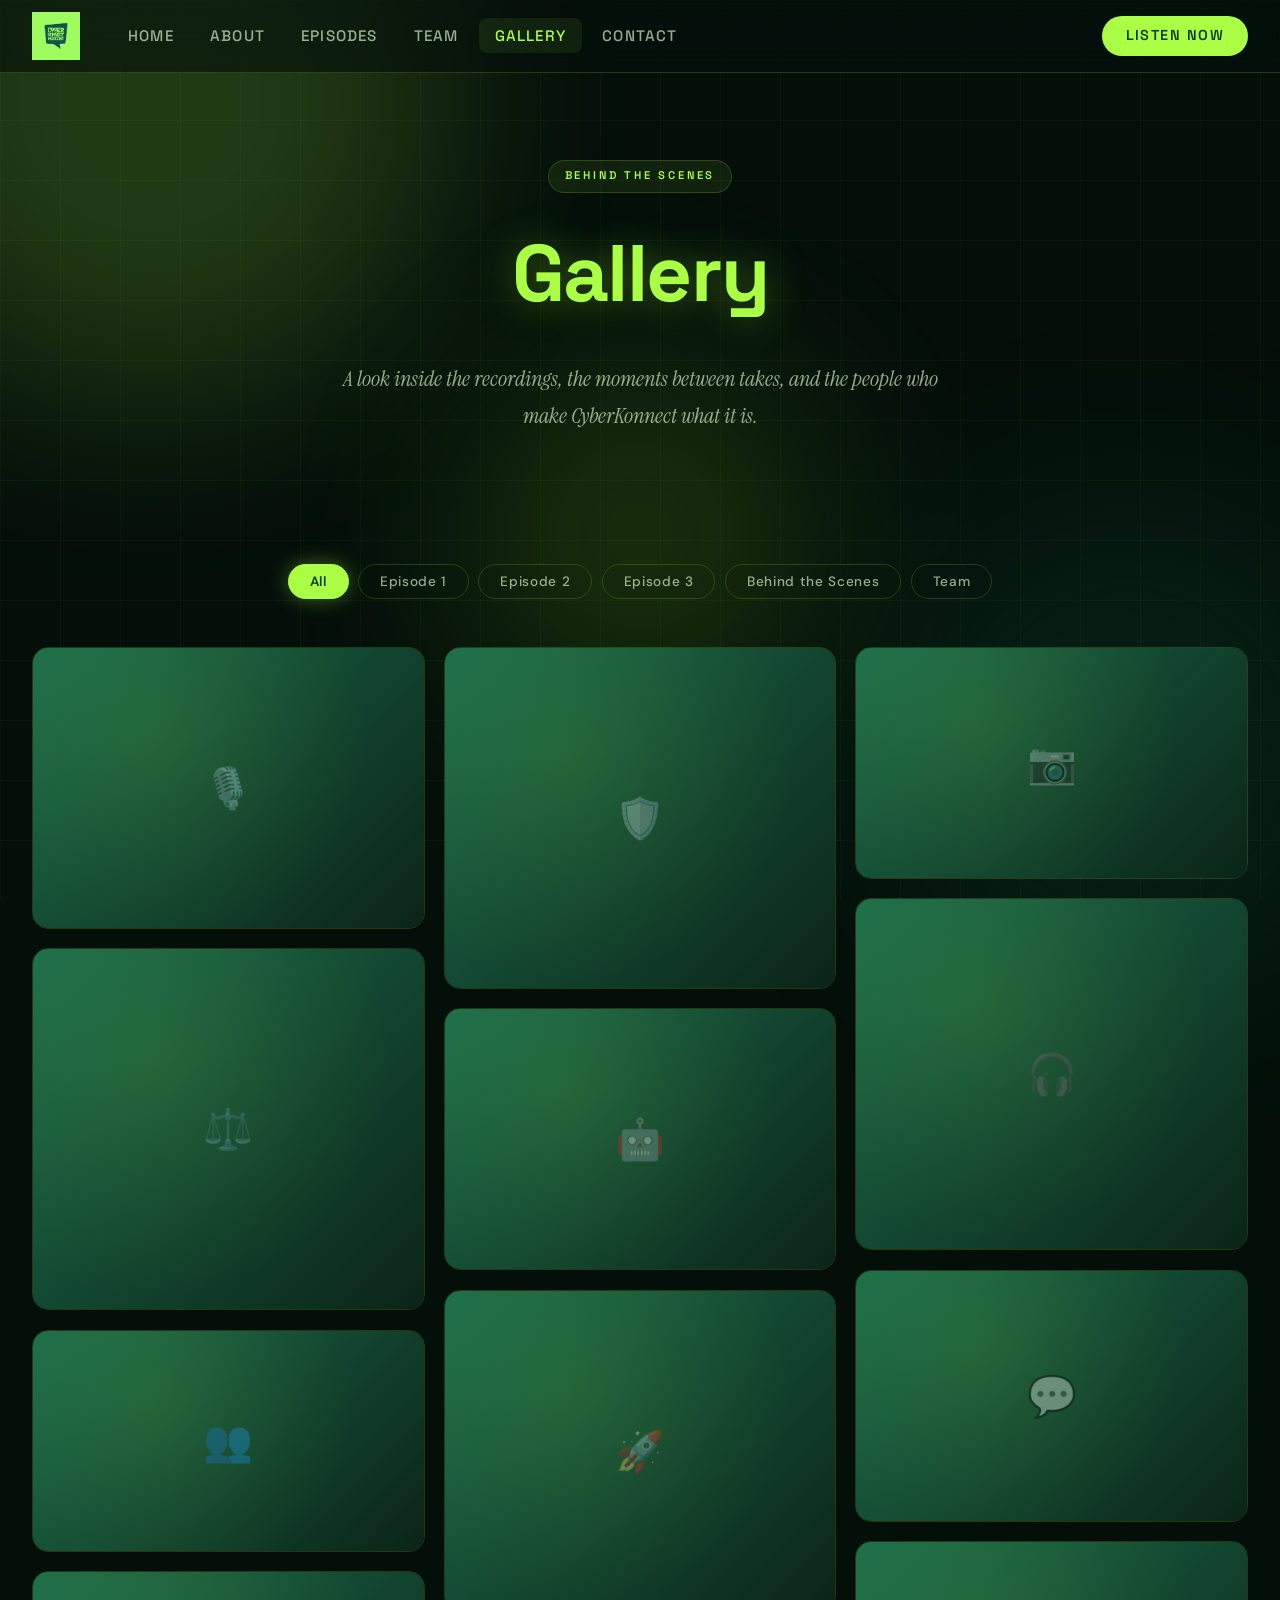
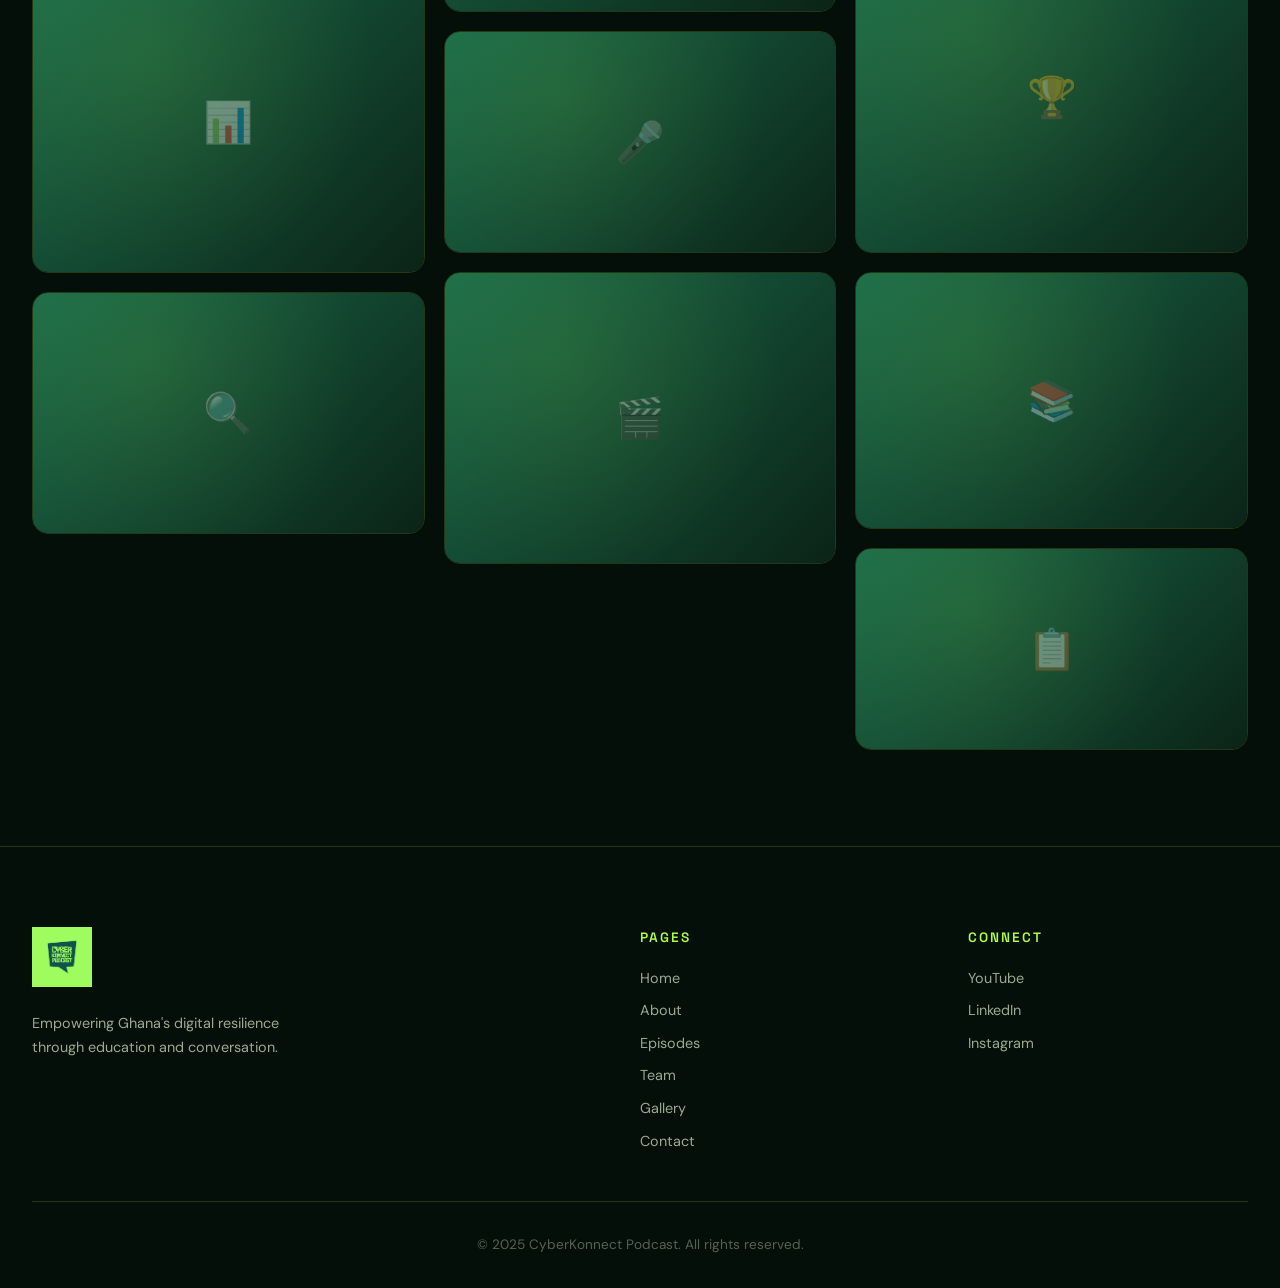
<file: gallery.html>
<!DOCTYPE html>
<html lang="en">
<head>
  <meta charset="UTF-8" />
  <meta name="viewport" content="width=device-width, initial-scale=1.0"/>
  <title>Gallery — CyberKonnect Podcast</title>
  <link rel="stylesheet" href="styles.css"/>
</head>
<body>
  <div class="bg-grid"></div>
  <div class="bg-orbs">
    <div class="orb orb-1"></div>
    <div class="orb orb-2"></div>
    <div class="orb orb-3"></div>
  </div>

  <!-- Nav -->
  <nav class="glass-nav">
    <div class="nav-inner">
      <a href="index.html" class="nav-logo"><img src="logo.webp" alt="CyberKonnect Logo" class="logo-img"/></a>
      <ul class="nav-links">
        <li><a href="index.html" class="nav-link">Home</a></li>
        <li><a href="about.html" class="nav-link">About</a></li>
        <li><a href="episodes.html" class="nav-link">Episodes</a></li>
        <li><a href="team.html" class="nav-link">Team</a></li>
        <li><a href="gallery.html" class="nav-link active">Gallery</a></li>
        <li><a href="contact.html" class="nav-link">Contact</a></li>
      </ul>
      <a href="episodes.html" class="nav-cta">Listen Now</a>
      <button class="hamburger" id="hamburger"><span></span><span></span><span></span></button>
    </div>
  </nav>
  <div class="mobile-menu" id="mobileMenu">
    <a href="index.html" class="mob-link">Home</a>
    <a href="about.html" class="mob-link">About</a>
    <a href="episodes.html" class="mob-link">Episodes</a>
    <a href="team.html" class="mob-link">Team</a>
    <a href="gallery.html" class="mob-link active">Gallery</a>
    <a href="contact.html" class="mob-link">Contact</a>
  </div>

  <!-- Page Hero -->
  <section class="page-hero">
    <span class="section-tag">Behind the Scenes</span>
    <h1>Gallery</h1>
    <p>A look inside the recordings, the moments between takes, and the people who make CyberKonnect what it is.</p>
  </section>

  <!-- Gallery Section -->
  <section class="gallery-section">
    <div class="container">

      <!-- Filter Tabs -->
      <div class="gallery-filters">
        <button class="filter-btn active" data-filter="all">All</button>
        <button class="filter-btn" data-filter="episode-1">Episode 1</button>
        <button class="filter-btn" data-filter="episode-2">Episode 2</button>
        <button class="filter-btn" data-filter="episode-3">Episode 3</button>
        <button class="filter-btn" data-filter="bts">Behind the Scenes</button>
        <button class="filter-btn" data-filter="team">Team</button>
      </div>

      <!-- Masonry Grid -->
      <div class="gallery-grid" id="galleryGrid">

        <!-- ── EPISODE 1 ── -->
        <div class="gallery-item" data-category="episode-1" data-title="Opening Discussion" data-label="Episode 1 · Cybersecurity Act">
          <div class="gallery-placeholder" style="height:280px;">
            <div class="gallery-placeholder-icon">🎙️</div>
          </div>
          <!-- Replace with: <img class="gallery-img" src="gallery/ep1_opening.jpg" alt="Opening Discussion"/> -->
          <div class="gallery-overlay">
            <div class="gallery-overlay-zoom">⤢</div>
            <span class="gallery-overlay-label">Episode 1 · Cybersecurity Act</span>
            <div class="gallery-overlay-title">Opening Discussion</div>
          </div>
        </div>

        <div class="gallery-item" data-category="episode-1" data-title="Guest Lawyer Q&A" data-label="Episode 1 · Cybersecurity Act">
          <div class="gallery-placeholder" style="height:360px;">
            <div class="gallery-placeholder-icon">⚖️</div>
          </div>
          <div class="gallery-overlay">
            <div class="gallery-overlay-zoom">⤢</div>
            <span class="gallery-overlay-label">Episode 1 · Cybersecurity Act</span>
            <div class="gallery-overlay-title">Guest Lawyer Q&A</div>
          </div>
        </div>

        <div class="gallery-item" data-category="episode-1" data-title="Audience Engagement" data-label="Episode 1 · Cybersecurity Act">
          <div class="gallery-placeholder" style="height:220px;">
            <div class="gallery-placeholder-icon">👥</div>
          </div>
          <div class="gallery-overlay">
            <div class="gallery-overlay-zoom">⤢</div>
            <span class="gallery-overlay-label">Episode 1 · Cybersecurity Act</span>
            <div class="gallery-overlay-title">Audience Engagement</div>
          </div>
        </div>

        <!-- ── EPISODE 2 ── -->
        <div class="gallery-item" data-category="episode-2" data-title="Projector Demo Setup" data-label="Episode 2 · Cyber Attacks">
          <div class="gallery-placeholder" style="height:300px;">
            <div class="gallery-placeholder-icon">📊</div>
          </div>
          <div class="gallery-overlay">
            <div class="gallery-overlay-zoom">⤢</div>
            <span class="gallery-overlay-label">Episode 2 · Cyber Attacks</span>
            <div class="gallery-overlay-title">Projector Demo Setup</div>
          </div>
        </div>

        <div class="gallery-item" data-category="episode-2" data-title="Case Study Walkthrough" data-label="Episode 2 · Cyber Attacks">
          <div class="gallery-placeholder" style="height:240px;">
            <div class="gallery-placeholder-icon">🔍</div>
          </div>
          <div class="gallery-overlay">
            <div class="gallery-overlay-zoom">⤢</div>
            <span class="gallery-overlay-label">Episode 2 · Cyber Attacks</span>
            <div class="gallery-overlay-title">Case Study Walkthrough</div>
          </div>
        </div>

        <div class="gallery-item" data-category="episode-2" data-title="Panel Conversation" data-label="Episode 2 · Cyber Attacks">
          <div class="gallery-placeholder" style="height:340px;">
            <div class="gallery-placeholder-icon">🛡️</div>
          </div>
          <div class="gallery-overlay">
            <div class="gallery-overlay-zoom">⤢</div>
            <span class="gallery-overlay-label">Episode 2 · Cyber Attacks</span>
            <div class="gallery-overlay-title">Panel Conversation</div>
          </div>
        </div>

        <!-- ── EPISODE 3 ── -->
        <div class="gallery-item" data-category="episode-3" data-title="AI & Tech Discussion" data-label="Episode 3 · AI & Careers">
          <div class="gallery-placeholder" style="height:260px;">
            <div class="gallery-placeholder-icon">🤖</div>
          </div>
          <div class="gallery-overlay">
            <div class="gallery-overlay-zoom">⤢</div>
            <span class="gallery-overlay-label">Episode 3 · AI & Careers</span>
            <div class="gallery-overlay-title">AI & Tech Discussion</div>
          </div>
        </div>

        <div class="gallery-item" data-category="episode-3" data-title="Career Pathways Segment" data-label="Episode 3 · AI & Careers">
          <div class="gallery-placeholder" style="height:320px;">
            <div class="gallery-placeholder-icon">🚀</div>
          </div>
          <div class="gallery-overlay">
            <div class="gallery-overlay-zoom">⤢</div>
            <span class="gallery-overlay-label">Episode 3 · AI & Careers</span>
            <div class="gallery-overlay-title">Career Pathways Segment</div>
          </div>
        </div>

        <div class="gallery-item" data-category="episode-3" data-title="Closing Remarks" data-label="Episode 3 · AI & Careers">
          <div class="gallery-placeholder" style="height:220px;">
            <div class="gallery-placeholder-icon">🎤</div>
          </div>
          <div class="gallery-overlay">
            <div class="gallery-overlay-zoom">⤢</div>
            <span class="gallery-overlay-label">Episode 3 · AI & Careers</span>
            <div class="gallery-overlay-title">Closing Remarks</div>
          </div>
        </div>

        <!-- ── BEHIND THE SCENES ── -->
        <div class="gallery-item" data-category="bts" data-title="Pre-show Setup" data-label="Behind the Scenes">
          <div class="gallery-placeholder" style="height:290px;">
            <div class="gallery-placeholder-icon">🎬</div>
          </div>
          <div class="gallery-overlay">
            <div class="gallery-overlay-zoom">⤢</div>
            <span class="gallery-overlay-label">Behind the Scenes</span>
            <div class="gallery-overlay-title">Pre-show Setup</div>
          </div>
        </div>

        <div class="gallery-item" data-category="bts" data-title="Camera & Equipment Check" data-label="Behind the Scenes">
          <div class="gallery-placeholder" style="height:230px;">
            <div class="gallery-placeholder-icon">📷</div>
          </div>
          <div class="gallery-overlay">
            <div class="gallery-overlay-zoom">⤢</div>
            <span class="gallery-overlay-label">Behind the Scenes</span>
            <div class="gallery-overlay-title">Camera & Equipment Check</div>
          </div>
        </div>

        <div class="gallery-item" data-category="bts" data-title="Sound Check" data-label="Behind the Scenes">
          <div class="gallery-placeholder" style="height:350px;">
            <div class="gallery-placeholder-icon">🎧</div>
          </div>
          <div class="gallery-overlay">
            <div class="gallery-overlay-zoom">⤢</div>
            <span class="gallery-overlay-label">Behind the Scenes</span>
            <div class="gallery-overlay-title">Sound Check</div>
          </div>
        </div>

        <div class="gallery-item" data-category="bts" data-title="Post-show Debrief" data-label="Behind the Scenes">
          <div class="gallery-placeholder" style="height:250px;">
            <div class="gallery-placeholder-icon">💬</div>
          </div>
          <div class="gallery-overlay">
            <div class="gallery-overlay-zoom">⤢</div>
            <span class="gallery-overlay-label">Behind the Scenes</span>
            <div class="gallery-overlay-title">Post-show Debrief</div>
          </div>
        </div>

        <!-- ── TEAM ── -->
        <div class="gallery-item" data-category="team" data-title="The Full Team" data-label="Team">
          <div class="gallery-placeholder" style="height:310px;">
            <div class="gallery-placeholder-icon">🏆</div>
          </div>
          <div class="gallery-overlay">
            <div class="gallery-overlay-zoom">⤢</div>
            <span class="gallery-overlay-label">Team</span>
            <div class="gallery-overlay-title">The Full Team</div>
          </div>
        </div>

        <div class="gallery-item" data-category="team" data-title="Research Session" data-label="Team">
          <div class="gallery-placeholder" style="height:255px;">
            <div class="gallery-placeholder-icon">📚</div>
          </div>
          <div class="gallery-overlay">
            <div class="gallery-overlay-zoom">⤢</div>
            <span class="gallery-overlay-label">Team</span>
            <div class="gallery-overlay-title">Research Session</div>
          </div>
        </div>

        <div class="gallery-item" data-category="team" data-title="Planning Meeting" data-label="Team">
          <div class="gallery-placeholder" style="height:200px;">
            <div class="gallery-placeholder-icon">📋</div>
          </div>
          <div class="gallery-overlay">
            <div class="gallery-overlay-zoom">⤢</div>
            <span class="gallery-overlay-label">Team</span>
            <div class="gallery-overlay-title">Planning Meeting</div>
          </div>
        </div>

      </div><!-- /gallery-grid -->

      

    </div>
  </section>

  <!-- Lightbox -->
  <div class="lightbox" id="lightbox">
    <button class="lightbox-close" id="lbClose">✕</button>
    <button class="lightbox-nav lightbox-prev" id="lbPrev">‹</button>
    <button class="lightbox-nav lightbox-next" id="lbNext">›</button>
    <div class="lightbox-inner">
      <div class="lightbox-img-wrap" id="lbImgWrap"></div>
      <div class="lightbox-caption">
        <span class="gallery-overlay-label" id="lbLabel"></span>
        <div class="gallery-overlay-title" id="lbTitle"></div>
      </div>
      <div class="lightbox-counter" id="lbCounter"></div>
    </div>
  </div>

  <!-- Footer -->
  <footer class="footer">
    <div class="container">
      <div class="footer-inner">
        <div class="footer-brand">
          <img src="logo.webp" alt="Logo" class="footer-logo"/>
          <p>Empowering Ghana's digital resilience through education and conversation.</p>
        </div>
        <div class="footer-links">
          <h4>Pages</h4>
          <a href="index.html">Home</a>
          <a href="about.html">About</a>
          <a href="episodes.html">Episodes</a>
          <a href="team.html">Team</a>
          <a href="gallery.html">Gallery</a>
          <a href="contact.html">Contact</a>
        </div>
        <div class="footer-socials">
          <h4>Connect</h4>
          <a href="#">YouTube</a>
          <a href="#">LinkedIn</a>
          <a href="#">Instagram</a>
        </div>
      </div>
      <div class="footer-bottom">
        <p>© 2025 CyberKonnect Podcast. All rights reserved.</p>
      </div>
    </div>
  </footer>

  <script src="main.js"></script>
  <script>
    // ── Filter logic ──────────────────────────────────────────
    const filterBtns = document.querySelectorAll('.filter-btn');
    const items = document.querySelectorAll('.gallery-item');

    filterBtns.forEach(btn => {
      btn.addEventListener('click', () => {
        filterBtns.forEach(b => b.classList.remove('active'));
        btn.classList.add('active');
        const filter = btn.dataset.filter;
        items.forEach(item => {
          const match = filter === 'all' || item.dataset.category === filter;
          item.style.display = match ? 'block' : 'none';
          if (match) {
            item.style.animation = 'none';
            item.offsetHeight; // reflow
            item.style.animation = 'fadeInUp 0.4s ease both';
          }
        });
      });
    });

    // ── Lightbox ──────────────────────────────────────────────
    const lightbox  = document.getElementById('lightbox');
    const lbImgWrap = document.getElementById('lbImgWrap');
    const lbLabel   = document.getElementById('lbLabel');
    const lbTitle   = document.getElementById('lbTitle');
    const lbCounter = document.getElementById('lbCounter');

    let currentIndex = 0;
    let visibleItems = [];

    function getVisibleItems() {
      return [...document.querySelectorAll('.gallery-item')]
        .filter(el => el.style.display !== 'none');
    }

    function openLightbox(index) {
      visibleItems = getVisibleItems();
      currentIndex = index;
      renderLightbox();
      lightbox.classList.add('open');
      document.body.style.overflow = 'hidden';
    }

    function renderLightbox() {
      const item = visibleItems[currentIndex];
      // Try to find a real image first, fallback to placeholder clone
      const realImg = item.querySelector('.gallery-img');
      lbImgWrap.innerHTML = '';
      if (realImg) {
        const img = document.createElement('img');
        img.src = realImg.src;
        img.alt = realImg.alt;
        img.style.width = '100%';
        img.style.maxHeight = '70vh';
        img.style.objectFit = 'contain';
        img.style.display = 'block';
        lbImgWrap.appendChild(img);
      } else {
        const ph = item.querySelector('.gallery-placeholder').cloneNode(true);
        ph.style.minHeight = '360px';
        lbImgWrap.appendChild(ph);
      }
      lbLabel.textContent  = item.dataset.label  || '';
      lbTitle.textContent  = item.dataset.title  || '';
      lbCounter.textContent = `${currentIndex + 1} / ${visibleItems.length}`;
    }

    function closeLightbox() {
      lightbox.classList.remove('open');
      document.body.style.overflow = '';
    }

    items.forEach((item, i) => {
      item.addEventListener('click', () => {
        visibleItems = getVisibleItems();
        const visIdx = visibleItems.indexOf(item);
        if (visIdx !== -1) openLightbox(visIdx);
      });
    });

    document.getElementById('lbClose').addEventListener('click', closeLightbox);
    document.getElementById('lbPrev').addEventListener('click', () => {
      currentIndex = (currentIndex - 1 + visibleItems.length) % visibleItems.length;
      renderLightbox();
    });
    document.getElementById('lbNext').addEventListener('click', () => {
      currentIndex = (currentIndex + 1) % visibleItems.length;
      renderLightbox();
    });

    // Close on backdrop click
    lightbox.addEventListener('click', e => { if (e.target === lightbox) closeLightbox(); });

    // Keyboard navigation
    document.addEventListener('keydown', e => {
      if (!lightbox.classList.contains('open')) return;
      if (e.key === 'Escape')      closeLightbox();
      if (e.key === 'ArrowLeft')  { currentIndex = (currentIndex - 1 + visibleItems.length) % visibleItems.length; renderLightbox(); }
      if (e.key === 'ArrowRight') { currentIndex = (currentIndex + 1) % visibleItems.length; renderLightbox(); }
    });
  </script>
</body>
</html>
</file>
<file: styles.css>
/* ============================================================
   CYBERKONNECT PODCAST — Global Stylesheet
   Palette: Lime #AAFF45, Dark Teal #0D3D2E, Accent #1A6B4A
   Fonts: Clash Display (display), Instrument Serif (editorial),
          DM Sans (body) — warm, human, editorial-futuristic
   ============================================================ */

@import url('https://fonts.googleapis.com/css2?family=DM+Sans:ital,opsz,wght@0,9..40,300;0,9..40,400;0,9..40,500;0,9..40,600;1,9..40,300;1,9..40,400&family=Instrument+Serif:ital@0;1&family=Space+Grotesk:wght@300;400;500;600;700&display=swap');

:root {
  --lime: #AAFF45;
  --lime-dim: #7FD420;
  --lime-glow: rgba(170, 255, 69, 0.35);
  --lime-subtle: rgba(170, 255, 69, 0.08);
  --teal-dark: #0D3D2E;
  --teal-mid: #1A6B4A;
  --teal-light: #2A9E6E;
  --bg-deep: #040F0A;
  --bg-dark: #071810;
  --bg-mid: #0B2418;
  --glass-bg: rgba(13, 61, 46, 0.25);
  --glass-border: rgba(170, 255, 69, 0.18);
  --glass-shadow: 0 8px 40px rgba(0,0,0,0.45);
  --text-primary: #E8FFD8;
  --text-secondary: rgba(232,255,216,0.65);
  --text-muted: rgba(232,255,216,0.35);
  /* NEW TYPOGRAPHY SYSTEM */
  --font-display: 'Space Grotesk', sans-serif;   /* bold headings, logos */
  --font-serif: 'Instrument Serif', serif;        /* editorial warmth, pullquotes */
  --font-body: 'DM Sans', sans-serif;             /* readable, friendly body text */
  --font-heading: 'Space Grotesk', sans-serif;    /* nav, labels, UI text */
  --radius: 16px;
  --radius-sm: 8px;
  --transition: all 0.3s cubic-bezier(0.4, 0, 0.2, 1);
}

/* ---- Reset ---- */
*, *::before, *::after { box-sizing: border-box; margin: 0; padding: 0; }
html { scroll-behavior: smooth; }
body {
  background: var(--bg-deep);
  color: var(--text-primary);
  font-family: var(--font-body);
  font-size: 16px;
  line-height: 1.6;
  overflow-x: hidden;
}

a { text-decoration: none; color: inherit; }
img { max-width: 100%; }
ul { list-style: none; }

/* ---- Background ---- */
.bg-grid {
  position: fixed; inset: 0; z-index: 0; pointer-events: none;
  background-image:
    linear-gradient(rgba(170,255,69,0.04) 1px, transparent 1px),
    linear-gradient(90deg, rgba(170,255,69,0.04) 1px, transparent 1px);
  background-size: 60px 60px;
  animation: gridDrift 20s linear infinite;
}
@keyframes gridDrift {
  from { background-position: 0 0; }
  to   { background-position: 60px 60px; }
}

.bg-orbs { position: fixed; inset: 0; z-index: 0; pointer-events: none; }
.orb {
  position: absolute; border-radius: 50%; filter: blur(100px); opacity: 0.18;
  animation: float 12s ease-in-out infinite;
}
.orb-1 { width: 600px; height: 600px; background: var(--lime); top: -200px; left: -150px; animation-delay: 0s; }
.orb-2 { width: 500px; height: 500px; background: var(--teal-mid); bottom: -100px; right: -100px; animation-delay: -4s; }
.orb-3 { width: 350px; height: 350px; background: var(--lime-dim); top: 40%; left: 50%; transform: translateX(-50%); animation-delay: -8s; }
@keyframes float {
  0%,100% { transform: translate(0,0); }
  33%  { transform: translate(30px, -40px); }
  66%  { transform: translate(-20px, 20px); }
}

/* ---- Glassmorphism Card ---- */
.glass-card {
  background: var(--glass-bg);
  border: 1px solid var(--glass-border);
  backdrop-filter: blur(20px) saturate(180%);
  -webkit-backdrop-filter: blur(20px) saturate(180%);
  box-shadow: var(--glass-shadow), inset 0 1px 0 rgba(170,255,69,0.1);
  border-radius: var(--radius);
  transition: var(--transition);
}
.glass-card:hover {
  border-color: rgba(170,255,69,0.45);
  box-shadow: var(--glass-shadow), 0 0 30px var(--lime-glow), inset 0 1px 0 rgba(170,255,69,0.2);
  transform: translateY(-4px);
}

/* ---- Nav ---- */
.glass-nav {
  position: fixed; top: 0; left: 0; right: 0; z-index: 100;
  background: rgba(4,15,10,0.6);
  border-bottom: 1px solid var(--glass-border);
  backdrop-filter: blur(24px);
  -webkit-backdrop-filter: blur(24px);
}
.nav-inner {
  max-width: 1280px; margin: 0 auto; padding: 0 2rem;
  height: 72px; display: flex; align-items: center; gap: 2rem;
}
.nav-logo { display: flex; align-items: center; }
.logo-img { height: 48px; width: auto; object-fit: contain; }
.nav-links { display: flex; gap: 0.25rem; flex: 1; }
.nav-link {
  font-family: var(--font-heading); font-size: 0.95rem; font-weight: 500;
  letter-spacing: 0.08em; text-transform: uppercase;
  padding: 0.5rem 1rem; border-radius: var(--radius-sm);
  color: var(--text-secondary); transition: var(--transition);
}
.nav-link:hover, .nav-link.active {
  color: var(--lime); background: var(--lime-subtle);
}
.nav-cta {
  font-family: var(--font-heading); font-size: 0.9rem; font-weight: 600;
  letter-spacing: 0.1em; text-transform: uppercase;
  padding: 0.55rem 1.5rem; border-radius: 999px;
  background: var(--lime); color: var(--teal-dark);
  transition: var(--transition);
}
.nav-cta:hover { background: #CCFF77; box-shadow: 0 0 20px var(--lime-glow); }

/* Hamburger */
.hamburger {
  display: none; background: none; border: none; cursor: pointer;
  flex-direction: column; gap: 5px; padding: 6px; margin-left: auto;
}
.hamburger span {
  display: block; width: 24px; height: 2px;
  background: var(--lime); border-radius: 2px; transition: var(--transition);
}
.mobile-menu {
  display: none; position: fixed; top: 72px; left: 0; right: 0; z-index: 99;
  background: rgba(4,15,10,0.95); backdrop-filter: blur(20px);
  border-bottom: 1px solid var(--glass-border);
  flex-direction: column; padding: 1rem 2rem 1.5rem;
}
.mobile-menu.open { display: flex; }
.mob-link {
  font-family: var(--font-heading); font-size: 1.1rem; font-weight: 500;
  letter-spacing: 0.08em; text-transform: uppercase;
  padding: 0.75rem 0; color: var(--text-secondary);
  border-bottom: 1px solid var(--glass-border); transition: var(--transition);
}
.mob-link:last-child { border-bottom: none; }
.mob-link:hover, .mob-link.active { color: var(--lime); }

/* ---- Buttons ---- */
.btn-primary {
  display: inline-flex; align-items: center; gap: 0.5rem;
  font-family: var(--font-heading); font-size: 1rem; font-weight: 700;
  letter-spacing: 0.1em; text-transform: uppercase;
  padding: 0.85rem 2.2rem; border-radius: 999px;
  background: var(--lime); color: var(--teal-dark);
  transition: var(--transition); border: none; cursor: pointer;
}
.btn-primary:hover {
  background: #CCFF77;
  box-shadow: 0 0 30px var(--lime-glow);
  transform: translateY(-2px);
}
.btn-ghost {
  display: inline-flex; align-items: center; gap: 0.5rem;
  font-family: var(--font-heading); font-size: 1rem; font-weight: 600;
  letter-spacing: 0.1em; text-transform: uppercase;
  padding: 0.85rem 2.2rem; border-radius: 999px;
  background: transparent; color: var(--lime);
  border: 1px solid rgba(170,255,69,0.45); transition: var(--transition);
}
.btn-ghost:hover {
  background: var(--lime-subtle);
  box-shadow: 0 0 20px var(--lime-glow);
  transform: translateY(-2px);
}

/* ---- Container ---- */
.container { max-width: 1280px; margin: 0 auto; padding: 0 2rem; position: relative; z-index: 1; }

/* ---- Section Header ---- */
.section-header { text-align: center; margin-bottom: 3rem; }
.section-tag {
  font-family: var(--font-display); font-size: 0.7rem; font-weight: 600;
  letter-spacing: 0.25em; text-transform: uppercase;
  color: var(--lime); background: var(--lime-subtle);
  padding: 0.4rem 1rem; border-radius: 999px;
  border: 1px solid var(--glass-border); display: inline-block; margin-bottom: 1rem;
}
.section-title {
  font-family: var(--font-display); font-size: clamp(1.8rem, 4vw, 2.8rem);
  font-weight: 600; color: var(--text-primary); letter-spacing: -0.01em;
}
.section-title span { color: var(--lime); font-family: var(--font-serif); font-style: italic; font-weight: 400; }

/* ---- Hero ---- */
.hero {
  position: relative; z-index: 1;
  min-height: 100vh; display: flex; flex-direction: column;
  align-items: center; justify-content: center;
  text-align: center; padding: 120px 2rem 6rem;
}
.hero-badge {
  display: inline-flex; align-items: center; gap: 0.6rem;
  font-family: var(--font-heading); font-size: 0.85rem; font-weight: 500;
  letter-spacing: 0.12em; text-transform: uppercase;
  color: var(--lime); background: var(--lime-subtle);
  border: 1px solid var(--glass-border); padding: 0.5rem 1.2rem;
  border-radius: 999px; margin-bottom: 2.5rem;
  animation: fadeInUp 0.6s ease both;
}
.pulse-dot {
  width: 8px; height: 8px; border-radius: 50%; background: var(--lime);
  box-shadow: 0 0 12px var(--lime); animation: pulse 2s ease-in-out infinite;
}
@keyframes pulse { 0%,100% { opacity:1; transform:scale(1); } 50% { opacity:0.5; transform:scale(1.5); } }

.hero-title {
  display: flex; flex-direction: column;
  line-height: 0.88; margin-bottom: 2rem;
}
.hero-title .line-1 {
  font-family: var(--font-display); font-weight: 700;
  font-size: clamp(4rem, 12vw, 9rem); color: var(--lime);
  letter-spacing: -0.02em;
  text-shadow: 0 0 60px var(--lime-glow), 0 0 120px rgba(170,255,69,0.15);
  animation: fadeInUp 0.7s 0.1s ease both;
}
.hero-title .line-2 {
  font-family: var(--font-serif); font-style: italic; font-weight: 400;
  font-size: clamp(2.8rem, 8.5vw, 6.5rem); color: var(--text-primary);
  letter-spacing: 0.01em;
  animation: fadeInUp 0.7s 0.2s ease both;
}
.hero-title .line-3 {
  font-family: var(--font-display); font-weight: 300;
  font-size: clamp(1.8rem, 5.5vw, 4.5rem); color: var(--text-secondary);
  letter-spacing: 0.18em; text-transform: uppercase;
  animation: fadeInUp 0.7s 0.3s ease both;
}
.hero-sub {
  font-family: var(--font-body); font-size: clamp(1.05rem, 2vw, 1.25rem);
  font-weight: 300; line-height: 1.75;
  color: var(--text-secondary); max-width: 580px; margin: 0 auto 2.5rem;
  animation: fadeInUp 0.7s 0.4s ease both;
}
.hero-actions {
  display: flex; gap: 1rem; justify-content: center; flex-wrap: wrap;
  margin-bottom: 4rem; animation: fadeInUp 0.7s 0.5s ease both;
}
.hero-stats {
  display: flex; gap: 1.5rem; flex-wrap: wrap; justify-content: center;
  animation: fadeInUp 0.7s 0.6s ease both;
}
.stat-card {
  padding: 1.5rem 2rem; text-align: center; min-width: 120px;
}
.stat-num {
  display: block; font-family: var(--font-display); font-size: 2.5rem;
  font-weight: 900; color: var(--lime); line-height: 1;
}
.stat-label {
  display: block; font-family: var(--font-heading); font-size: 0.8rem;
  font-weight: 500; letter-spacing: 0.12em; text-transform: uppercase;
  color: var(--text-secondary); margin-top: 0.4rem;
}

@keyframes fadeInUp {
  from { opacity: 0; transform: translateY(30px); }
  to   { opacity: 1; transform: translateY(0); }
}

/* ---- Features ---- */
.features-strip { position: relative; z-index: 1; padding: 5rem 0; }
.features-grid {
  display: grid; grid-template-columns: repeat(auto-fit, minmax(240px, 1fr)); gap: 1.5rem;
}
.feature-card { padding: 2rem; }
.feat-icon { font-size: 2.5rem; margin-bottom: 1rem; }
.feature-card h3 {
  font-family: var(--font-display); font-size: 1.15rem; font-weight: 600;
  color: var(--lime); margin-bottom: 0.75rem; letter-spacing: -0.01em;
}
.feature-card p { color: var(--text-secondary); font-size: 0.95rem; line-height: 1.75; font-family: var(--font-body); }

/* ---- Latest Section ---- */
.latest-section { position: relative; z-index: 1; padding: 5rem 0; }
.episodes-preview { display: grid; grid-template-columns: repeat(auto-fit, minmax(300px, 1fr)); gap: 1.5rem; }
.ep-card { padding: 2rem; display: flex; flex-direction: column; gap: 1rem; }
.ep-card.featured { border-color: rgba(170,255,69,0.4); }
.ep-num {
  font-family: var(--font-display); font-size: 0.75rem; font-weight: 700;
  letter-spacing: 0.2em; color: var(--lime); background: var(--lime-subtle);
  display: inline-block; padding: 0.3rem 0.8rem; border-radius: 999px;
  border: 1px solid var(--glass-border); width: fit-content;
}
.ep-card h3 {
  font-family: var(--font-heading); font-size: 1.35rem; font-weight: 700;
  color: var(--text-primary); letter-spacing: 0.03em;
}
.ep-card p { color: var(--text-secondary); font-size: 0.95rem; line-height: 1.7; flex: 1; }
.ep-meta {
  display: flex; gap: 1rem; flex-wrap: wrap;
  font-size: 0.8rem; color: var(--text-muted);
}
.ep-btn {
  font-family: var(--font-heading); font-size: 0.9rem; font-weight: 600;
  letter-spacing: 0.08em; text-transform: uppercase;
  color: var(--lime); transition: var(--transition);
  display: inline-flex; align-items: center; gap: 0.25rem;
}
.ep-btn:hover { gap: 0.5rem; text-shadow: 0 0 15px var(--lime-glow); }

/* ---- CTA Banner ---- */
.cta-banner { position: relative; z-index: 1; padding: 5rem 2rem; }
.cta-glass {
  max-width: 900px; margin: 0 auto; padding: 4rem 3rem;
  text-align: center;
}
.cta-glass h2 {
  font-family: var(--font-display); font-size: clamp(1.6rem, 4vw, 2.4rem);
  font-weight: 700; color: var(--text-primary); margin-bottom: 1rem;
}
.cta-glass p { color: var(--text-secondary); margin-bottom: 2.5rem; font-size: 1.05rem; }
.cta-btns { display: flex; gap: 1rem; justify-content: center; flex-wrap: wrap; }

/* ---- Footer ---- */
.footer { position: relative; z-index: 1; padding: 5rem 0 2rem; border-top: 1px solid var(--glass-border); }
.footer-inner { display: grid; grid-template-columns: 2fr 1fr 1fr; gap: 3rem; margin-bottom: 3rem; }
.footer-brand { }
.footer-logo { height: 60px; margin-bottom: 1rem; }
.footer-brand p { color: var(--text-secondary); font-size: 0.9rem; line-height: 1.7; max-width: 280px; }
.footer-links, .footer-socials { display: flex; flex-direction: column; gap: 0.6rem; }
.footer-links h4, .footer-socials h4 {
  font-family: var(--font-heading); font-size: 0.85rem; font-weight: 600;
  letter-spacing: 0.15em; text-transform: uppercase;
  color: var(--lime); margin-bottom: 0.5rem;
}
.footer-links a, .footer-socials a {
  color: var(--text-secondary); font-size: 0.9rem; transition: var(--transition);
}
.footer-links a:hover, .footer-socials a:hover { color: var(--lime); padding-left: 4px; }
.footer-bottom {
  border-top: 1px solid var(--glass-border); padding-top: 2rem;
  text-align: center; color: var(--text-muted); font-size: 0.85rem;
}

/* ---- Page Hero ---- */
.page-hero {
  position: relative; z-index: 1;
  padding: 160px 2rem 6rem; text-align: center;
}
.page-hero h1 {
  font-family: var(--font-display); font-size: clamp(2.5rem, 7vw, 5rem);
  font-weight: 700; letter-spacing: -0.02em;
  color: var(--lime); margin-bottom: 1.5rem;
  text-shadow: 0 0 40px var(--lime-glow);
}
.page-hero p {
  font-family: var(--font-serif); font-style: italic;
  font-size: clamp(1.1rem, 2.2vw, 1.35rem); color: var(--text-secondary);
  max-width: 600px; margin: 0 auto; line-height: 1.75;
}

/* ---- About Page ---- */
.about-section { position: relative; z-index: 1; padding: 4rem 0 6rem; }
.about-grid { display: grid; grid-template-columns: 1fr 1fr; gap: 3rem; align-items: start; }
.about-text h2 {
  font-family: var(--font-display); font-size: 1.8rem; font-weight: 700;
  color: var(--lime); margin-bottom: 1.5rem;
}
.about-text p { color: var(--text-secondary); line-height: 1.8; margin-bottom: 1rem; }
.objectives-card { padding: 2rem; }
.objectives-card h3 {
  font-family: var(--font-heading); font-size: 1.3rem; font-weight: 700;
  color: var(--lime); margin-bottom: 1.5rem;
}
.objective-item { display: flex; gap: 1rem; margin-bottom: 1.5rem; align-items: flex-start; }
.obj-icon { font-size: 1.5rem; flex-shrink: 0; margin-top: 2px; }
.obj-text h4 {
  font-family: var(--font-heading); font-size: 1rem; font-weight: 600;
  color: var(--text-primary); margin-bottom: 0.35rem;
}
.obj-text p { color: var(--text-secondary); font-size: 0.9rem; }

/* ---- Episodes Page ---- */
.episodes-section { position: relative; z-index: 1; padding: 2rem 0 6rem; }
.ep-full-card { padding: 2.5rem; margin-bottom: 1.5rem; }
.ep-full-card .ep-header { display: flex; align-items: center; gap: 1rem; margin-bottom: 1.5rem; }
.ep-full-card h2 {
  font-family: var(--font-heading); font-size: 1.6rem; font-weight: 700;
  color: var(--text-primary);
}
.ep-details { display: grid; grid-template-columns: 1fr 1fr; gap: 1.5rem; }
.ep-detail-item { }
.ep-detail-item h4 {
  font-family: var(--font-heading); font-size: 0.8rem; font-weight: 600;
  letter-spacing: 0.12em; text-transform: uppercase;
  color: var(--lime); margin-bottom: 0.5rem;
}
.ep-detail-item p { color: var(--text-secondary); font-size: 0.9rem; }
.ep-topics { list-style: none; margin-top: 1rem; }
.ep-topics li {
  color: var(--text-secondary); font-size: 0.9rem; padding: 0.3rem 0;
  padding-left: 1.2rem; position: relative;
}
.ep-topics li::before {
  content: '→'; position: absolute; left: 0; color: var(--lime); font-size: 0.8rem;
}

/* ---- Team Page ---- */
.team-section { position: relative; z-index: 1; padding: 2rem 0 6rem; }
.team-grid { display: grid; grid-template-columns: repeat(auto-fill, minmax(240px, 1fr)); gap: 1.5rem; }

.team-card {
  padding: 0; overflow: hidden; text-align: center;
  display: flex; flex-direction: column;
}
.team-photo-wrap {
  position: relative; width: 100%; aspect-ratio: 1 / 1.1; overflow: hidden;
  background: linear-gradient(160deg, var(--teal-mid) 0%, var(--bg-mid) 100%);
}
.team-photo-wrap img {
  width: 100%; height: 100%; object-fit: cover;
  filter: grayscale(20%) contrast(1.05);
  transition: transform 0.5s ease, filter 0.4s ease;
}
.team-card:hover .team-photo-wrap img {
  transform: scale(1.04);
  filter: grayscale(0%) contrast(1.1);
}
/* Photo placeholder when no image */
.team-photo-placeholder {
  width: 100%; height: 100%;
  display: flex; align-items: center; justify-content: center;
  background: linear-gradient(135deg, var(--teal-mid) 0%, var(--teal-dark) 100%);
  position: relative; overflow: hidden;
}
.team-photo-placeholder::before {
  content: ''; position: absolute; inset: 0;
  background: radial-gradient(circle at 40% 30%, rgba(170,255,69,0.12) 0%, transparent 65%);
}
.team-initials-big {
  font-family: var(--font-display); font-size: 3.5rem; font-weight: 700;
  color: var(--lime); opacity: 0.7; position: relative; z-index: 1;
  letter-spacing: -0.02em;
}
.team-photo-overlay {
  position: absolute; bottom: 0; left: 0; right: 0;
  background: linear-gradient(to top, rgba(4,15,10,0.85) 0%, transparent 100%);
  height: 55%;
}
.team-card-body { padding: 1.25rem 1.4rem 1.6rem; flex: 1; display: flex; flex-direction: column; }
.team-card-body h3 {
  font-family: var(--font-display); font-size: 1rem; font-weight: 600;
  color: var(--text-primary); margin-bottom: 0.3rem; letter-spacing: -0.01em;
  line-height: 1.3;
}
.team-card-body .role {
  font-family: var(--font-body); font-size: 0.78rem; font-weight: 500;
  letter-spacing: 0.06em; text-transform: uppercase;
  color: var(--lime); margin-bottom: 0.75rem; display: block;
}
.team-card-body p {
  color: var(--text-secondary); font-size: 0.88rem;
  font-family: var(--font-body); line-height: 1.65; flex: 1; margin-bottom: 1.1rem;
}
.linkedin-btn {
  display: inline-flex; align-items: center; gap: 0.45rem;
  font-family: var(--font-body); font-size: 0.8rem; font-weight: 600;
  letter-spacing: 0.04em; padding: 0.45rem 1rem; border-radius: 999px;
  background: rgba(10, 102, 194, 0.15);
  border: 1px solid rgba(10, 102, 194, 0.4);
  color: #6aaee8; transition: var(--transition);
  text-decoration: none; align-self: flex-start;
}
.linkedin-btn svg { flex-shrink: 0; }
.linkedin-btn:hover {
  background: rgba(10, 102, 194, 0.3);
  border-color: rgba(10, 102, 194, 0.8);
  color: #90c8ff;
  transform: translateY(-2px);
  box-shadow: 0 4px 16px rgba(10, 102, 194, 0.25);
}

/* Host body LinkedIn */
.host-body .linkedin-btn { align-self: flex-start; margin-top: 1.25rem; }
  font-family: var(--font-body); line-height: 1.65;
}

/* Host spotlight card */
.team-host-card {
  display: grid; grid-template-columns: 280px 1fr; gap: 0;
  max-width: 700px; margin: 0 auto 5rem; overflow: hidden;
}
.team-host-card .team-photo-wrap { aspect-ratio: unset; min-height: 320px; }
.host-body {
  padding: 2.5rem 2rem; display: flex; flex-direction: column; justify-content: center;
}
.host-body .host-label {
  font-family: var(--font-body); font-size: 0.75rem; font-weight: 500;
  letter-spacing: 0.15em; text-transform: uppercase;
  color: var(--lime); margin-bottom: 0.75rem; display: block;
}
.host-body h3 {
  font-family: var(--font-display); font-size: 1.5rem; font-weight: 700;
  color: var(--text-primary); letter-spacing: -0.02em; margin-bottom: 0.4rem;
}
.host-body .role {
  font-family: var(--font-serif); font-style: italic; font-size: 1rem;
  color: var(--lime); margin-bottom: 1.25rem; display: block;
}
.host-body p {
  color: var(--text-secondary); font-size: 0.95rem; line-height: 1.75;
  font-family: var(--font-body);
}

@media (max-width: 600px) {
  .team-host-card { grid-template-columns: 1fr; }
  .team-host-card .team-photo-wrap { min-height: 260px; }
}

/* ---- Contact Page ---- */
.contact-section { position: relative; z-index: 1; padding: 2rem 0 6rem; }
.contact-grid { display: grid; grid-template-columns: 1fr 1fr; gap: 3rem; }
.contact-form-card { padding: 2.5rem; }
.contact-form-card h2 {
  font-family: var(--font-heading); font-size: 1.6rem; font-weight: 700;
  color: var(--lime); margin-bottom: 2rem;
}
.form-group { margin-bottom: 1.5rem; }
.form-group label {
  display: block; font-family: var(--font-heading); font-size: 0.85rem;
  font-weight: 600; letter-spacing: 0.1em; text-transform: uppercase;
  color: var(--text-secondary); margin-bottom: 0.5rem;
}
.form-group input,
.form-group textarea,
.form-group select {
  width: 100%; padding: 0.85rem 1.2rem;
  background: rgba(13,61,46,0.3); border: 1px solid var(--glass-border);
  border-radius: var(--radius-sm); color: var(--text-primary);
  font-family: var(--font-body); font-size: 0.95rem;
  outline: none; transition: var(--transition);
  backdrop-filter: blur(10px);
}
.form-group input:focus,
.form-group textarea:focus,
.form-group select:focus {
  border-color: rgba(170,255,69,0.6);
  box-shadow: 0 0 0 3px rgba(170,255,69,0.1);
}
.form-group textarea { resize: vertical; min-height: 140px; }
.form-group select option { background: var(--bg-dark); }
.contact-info { display: flex; flex-direction: column; gap: 1.5rem; }
.info-card { padding: 1.5rem; display: flex; gap: 1rem; align-items: flex-start; }
.info-icon { font-size: 1.5rem; flex-shrink: 0; }
.info-text h4 {
  font-family: var(--font-heading); font-size: 0.9rem; font-weight: 600;
  letter-spacing: 0.1em; text-transform: uppercase; color: var(--lime); margin-bottom: 0.3rem;
}
.info-text p { color: var(--text-secondary); font-size: 0.9rem; }
.social-links { display: flex; gap: 1rem; margin-top: 2rem; flex-wrap: wrap; }
.social-link {
  font-family: var(--font-heading); font-size: 0.85rem; font-weight: 600;
  letter-spacing: 0.1em; text-transform: uppercase;
  padding: 0.5rem 1.2rem; border-radius: 999px;
  background: var(--lime-subtle); border: 1px solid var(--glass-border);
  color: var(--lime); transition: var(--transition);
}
.social-link:hover { background: var(--lime); color: var(--teal-dark); }

/* ---- Team Photo Note ---- */
.team-photo-note {
  margin: 3rem auto 0; text-align: center;
  font-family: var(--font-body); font-size: 0.85rem;
  color: var(--text-muted); line-height: 1.7;
  padding: 1rem 1.5rem;
  background: var(--lime-subtle); border: 1px dashed var(--glass-border);
  border-radius: var(--radius-sm); max-width: 650px;
}
.team-photo-note code {
  font-size: 0.8rem; color: var(--lime);
  background: rgba(170,255,69,0.08); padding: 0.1em 0.4em; border-radius: 4px;
}

/* ---- Divider ---- */
.cyber-divider {
  position: relative; z-index: 1; height: 2px; margin: 2rem 0;
  background: linear-gradient(90deg, transparent, var(--lime), transparent);
  opacity: 0.3;
}

/* ================================================================
   GALLERY PAGE
   ================================================================ */

.gallery-section { position: relative; z-index: 1; padding: 2rem 0 6rem; }

/* Filter bar */
.gallery-filters {
  display: flex; gap: 0.6rem; flex-wrap: wrap;
  justify-content: center; margin-bottom: 3rem;
}
.filter-btn {
  font-family: var(--font-body); font-size: 0.85rem; font-weight: 500;
  letter-spacing: 0.05em; padding: 0.5rem 1.3rem; border-radius: 999px;
  background: transparent; border: 1px solid var(--glass-border);
  color: var(--text-secondary); cursor: pointer; transition: var(--transition);
  backdrop-filter: blur(10px);
}
.filter-btn:hover { border-color: rgba(170,255,69,0.5); color: var(--lime); }
.filter-btn.active {
  background: var(--lime); color: var(--teal-dark);
  border-color: var(--lime); font-weight: 600;
  box-shadow: 0 0 20px var(--lime-glow);
}

/* Masonry grid */
.gallery-grid {
  columns: 3; column-gap: 1.2rem;
}
.gallery-item {
  break-inside: avoid; margin-bottom: 1.2rem;
  position: relative; border-radius: var(--radius); overflow: hidden;
  cursor: pointer;
  border: 1px solid var(--glass-border);
  transition: var(--transition);
}
.gallery-item:hover { border-color: rgba(170,255,69,0.5); transform: translateY(-3px); }
.gallery-item:hover .gallery-overlay { opacity: 1; }
.gallery-item:hover .gallery-img { transform: scale(1.05); filter: brightness(0.85); }

.gallery-img {
  width: 100%; display: block;
  transition: transform 0.5s ease, filter 0.4s ease;
  object-fit: cover;
}

/* Placeholder tiles (for when no real photos exist) */
.gallery-placeholder {
  width: 100%; background: linear-gradient(135deg, var(--teal-mid) 0%, var(--bg-mid) 100%);
  display: flex; align-items: center; justify-content: center;
  position: relative; overflow: hidden;
}
.gallery-placeholder::before {
  content: ''; position: absolute; inset: 0;
  background: radial-gradient(circle at 30% 30%, rgba(170,255,69,0.1) 0%, transparent 65%);
}
.gallery-placeholder-icon {
  font-size: 2.5rem; opacity: 0.35; position: relative; z-index: 1;
}

/* Overlay on hover */
.gallery-overlay {
  position: absolute; inset: 0; opacity: 0; transition: opacity 0.3s ease;
  background: linear-gradient(to top, rgba(4,15,10,0.92) 0%, rgba(4,15,10,0.3) 60%, transparent 100%);
  display: flex; flex-direction: column; justify-content: flex-end;
  padding: 1.5rem;
}
.gallery-overlay-label {
  font-family: var(--font-body); font-size: 0.75rem; font-weight: 500;
  letter-spacing: 0.1em; text-transform: uppercase;
  color: var(--lime); margin-bottom: 0.35rem; display: block;
}
.gallery-overlay-title {
  font-family: var(--font-display); font-size: 0.95rem; font-weight: 600;
  color: var(--text-primary); line-height: 1.3;
}
.gallery-overlay-zoom {
  position: absolute; top: 1rem; right: 1rem;
  width: 36px; height: 36px; border-radius: 50%;
  background: rgba(170,255,69,0.15); border: 1px solid var(--glass-border);
  display: flex; align-items: center; justify-content: center;
  color: var(--lime); font-size: 1rem;
  backdrop-filter: blur(8px);
}

/* Lightbox */
.lightbox {
  position: fixed; inset: 0; z-index: 999;
  background: rgba(2,8,5,0.96);
  display: none; align-items: center; justify-content: center;
  padding: 2rem;
  backdrop-filter: blur(12px);
  animation: lbFadeIn 0.2s ease;
}
.lightbox.open { display: flex; }
@keyframes lbFadeIn { from { opacity:0; } to { opacity:1; } }

.lightbox-inner {
  position: relative; max-width: 900px; width: 100%;
  display: flex; flex-direction: column; align-items: center; gap: 1.25rem;
}
.lightbox-img-wrap {
  width: 100%; border-radius: var(--radius);
  overflow: hidden; border: 1px solid var(--glass-border);
  box-shadow: 0 0 60px rgba(0,0,0,0.6), 0 0 30px var(--lime-glow);
}
.lightbox-img-wrap img,
.lightbox-img-wrap .gallery-placeholder {
  width: 100%; max-height: 70vh; object-fit: contain; display: block;
}
.lightbox-img-wrap .gallery-placeholder { min-height: 360px; }

.lightbox-caption {
  text-align: center;
}
.lightbox-caption .gallery-overlay-label { display: inline-block; margin-bottom: 0.35rem; }
.lightbox-caption .gallery-overlay-title { font-size: 1.1rem; }

.lightbox-close {
  position: fixed; top: 1.5rem; right: 1.5rem;
  width: 44px; height: 44px; border-radius: 50%;
  background: var(--glass-bg); border: 1px solid var(--glass-border);
  color: var(--text-primary); font-size: 1.3rem;
  display: flex; align-items: center; justify-content: center;
  cursor: pointer; backdrop-filter: blur(10px); transition: var(--transition);
}
.lightbox-close:hover { background: var(--lime); color: var(--teal-dark); }

.lightbox-nav {
  position: fixed; top: 50%; transform: translateY(-50%);
  width: 48px; height: 48px; border-radius: 50%;
  background: var(--glass-bg); border: 1px solid var(--glass-border);
  color: var(--text-primary); font-size: 1.3rem;
  display: flex; align-items: center; justify-content: center;
  cursor: pointer; backdrop-filter: blur(10px); transition: var(--transition);
  z-index: 1000;
}
.lightbox-nav:hover { background: var(--lime); color: var(--teal-dark); }
.lightbox-prev { left: 1.25rem; }
.lightbox-next { right: 1.25rem; }

.lightbox-counter {
  font-family: var(--font-body); font-size: 0.8rem;
  color: var(--text-muted); letter-spacing: 0.1em;
}

/* Upload note */
.gallery-upload-note {
  margin: 2.5rem auto 0; max-width: 680px; text-align: center;
  font-family: var(--font-body); font-size: 0.85rem; color: var(--text-muted);
  padding: 1rem 1.5rem; line-height: 1.7;
  background: var(--lime-subtle); border: 1px dashed var(--glass-border);
  border-radius: var(--radius-sm);
}
.gallery-upload-note code {
  color: var(--lime); background: rgba(170,255,69,0.08);
  padding: 0.1em 0.4em; border-radius: 4px; font-size: 0.8rem;
}

/* Responsive gallery grid */
@media (max-width: 900px) { .gallery-grid { columns: 2; } }
@media (max-width: 550px) { .gallery-grid { columns: 1; } }

/* ---- Responsive ---- */
@media (max-width: 900px) {
  .nav-links, .nav-cta { display: none; }
  .hamburger { display: flex; }
  .about-grid, .contact-grid { grid-template-columns: 1fr; }
  .footer-inner { grid-template-columns: 1fr; gap: 2rem; }
  .ep-details { grid-template-columns: 1fr; }
}
@media (max-width: 600px) {
  .hero { padding: 100px 1.5rem 4rem; }
  .hero-stats { gap: 1rem; }
  .stat-card { padding: 1rem 1.5rem; min-width: 90px; }
  .cta-glass { padding: 2.5rem 1.5rem; }
  .contact-form-card { padding: 1.5rem; }
}
</file>
